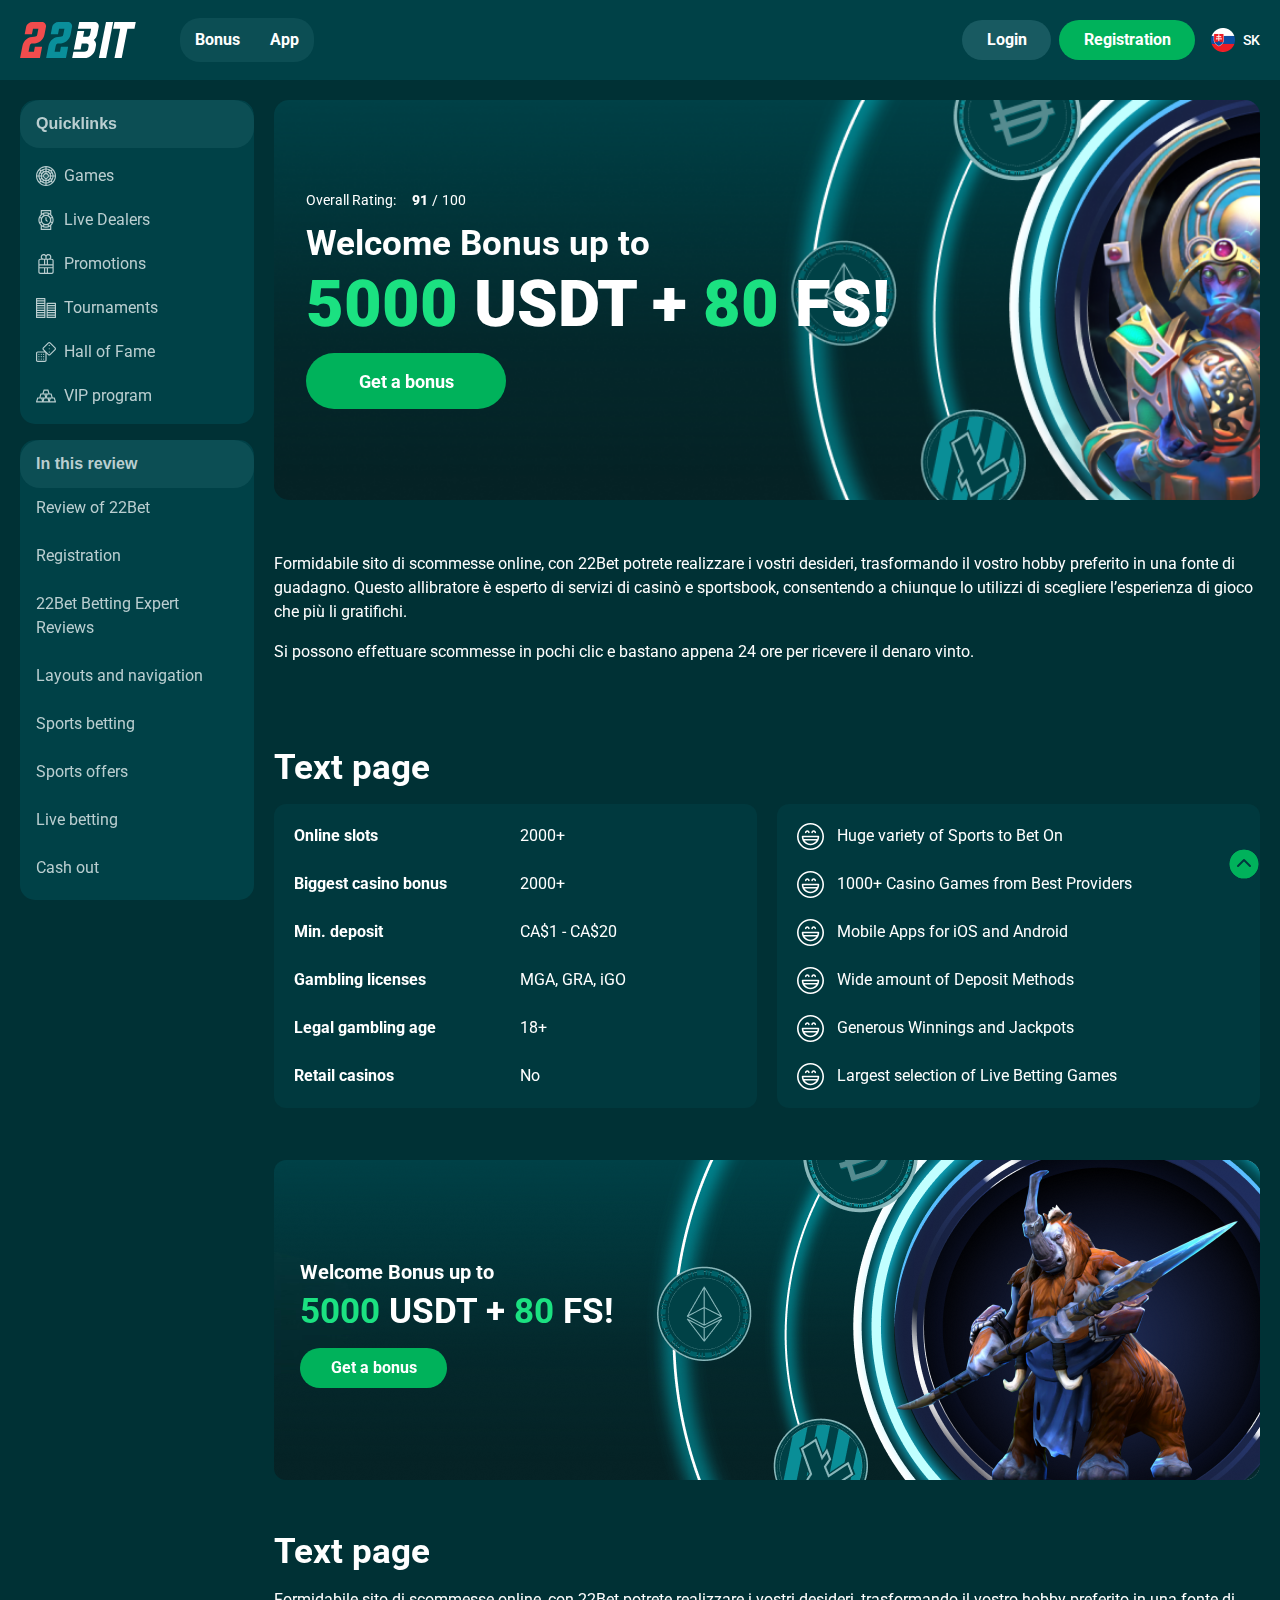
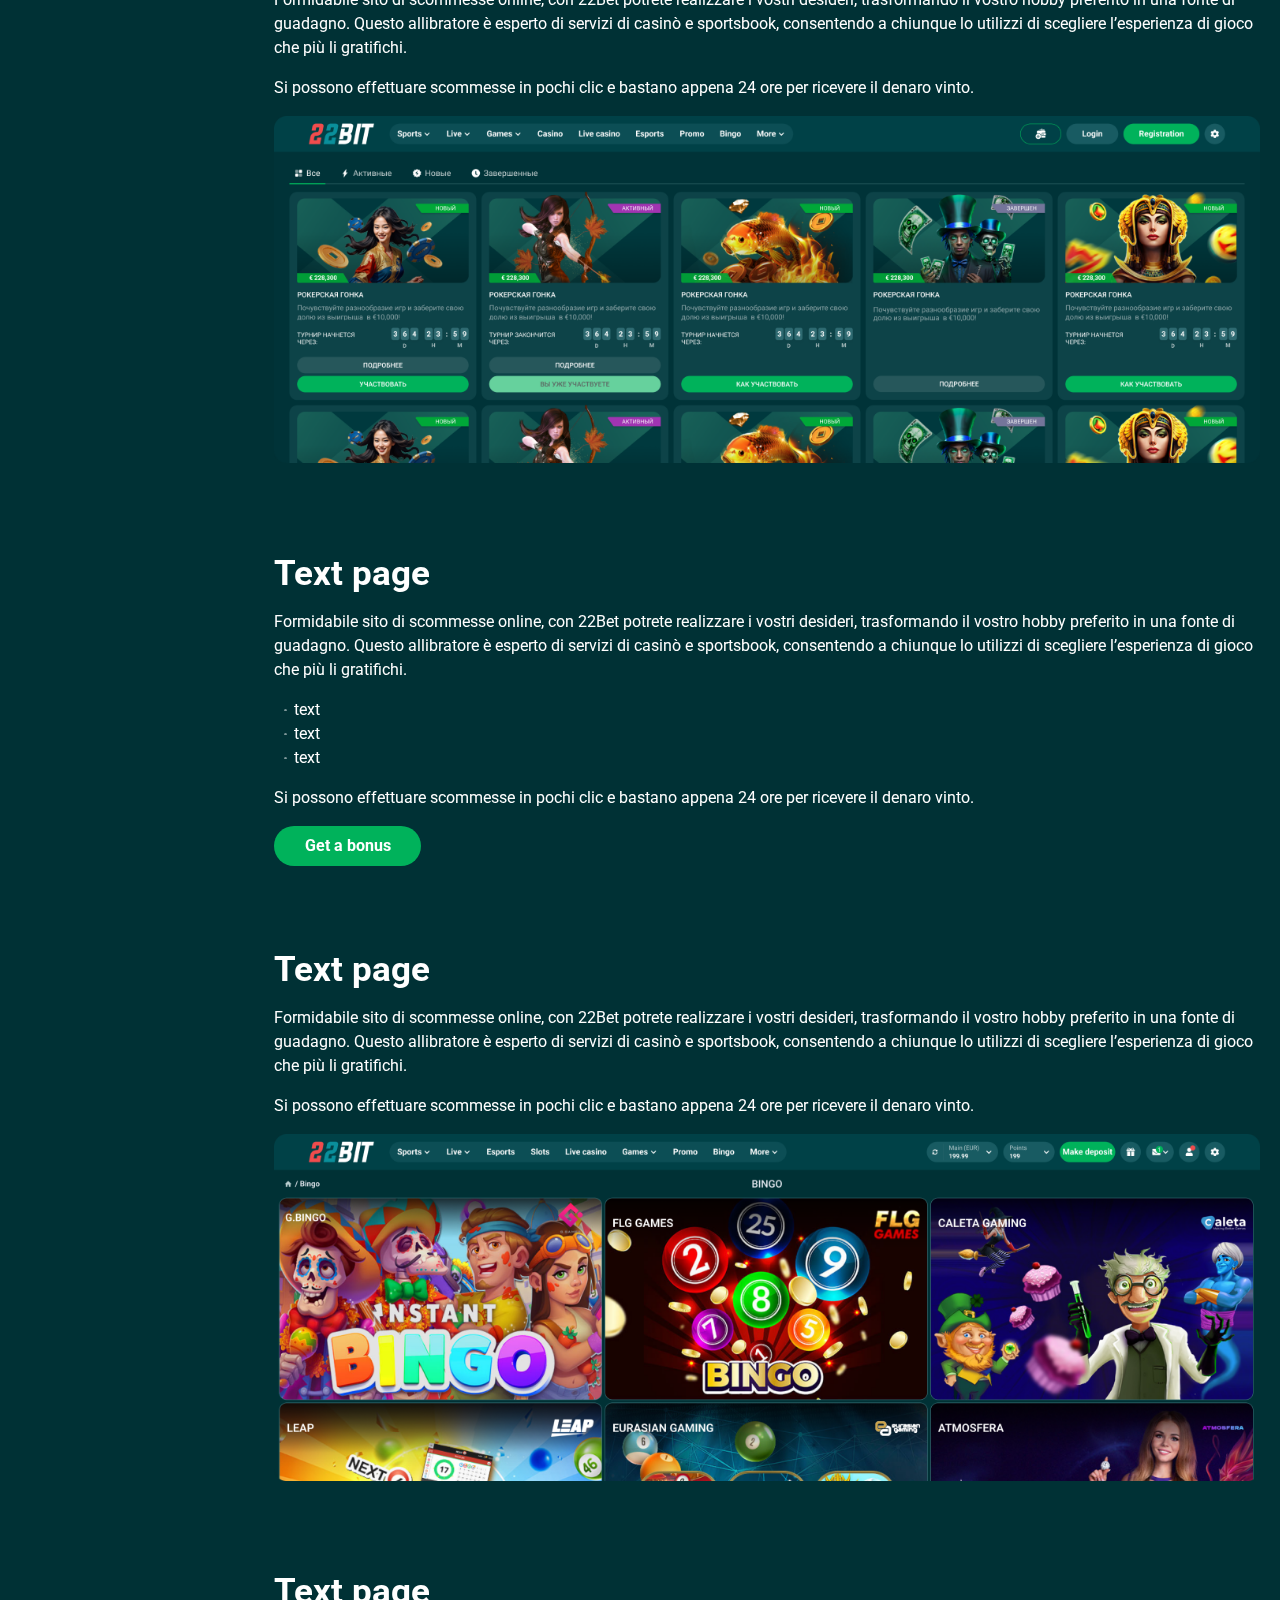
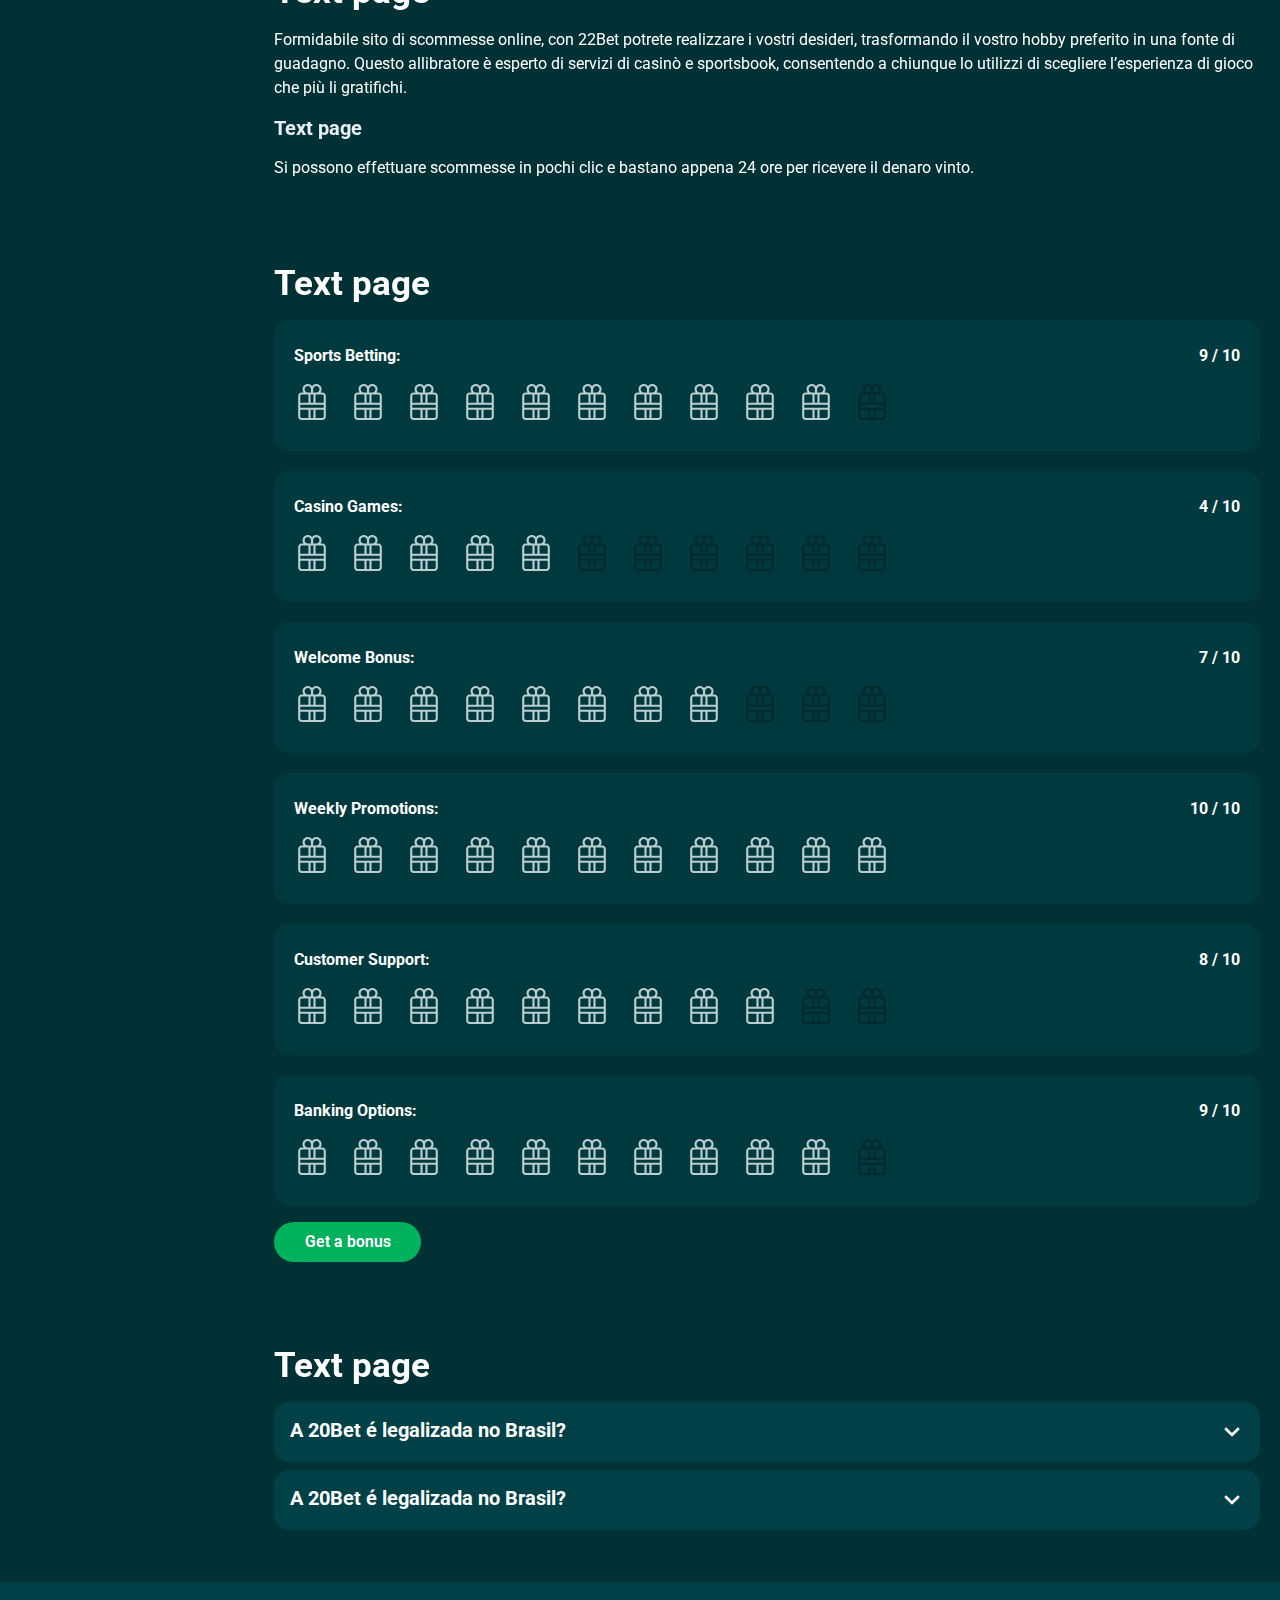
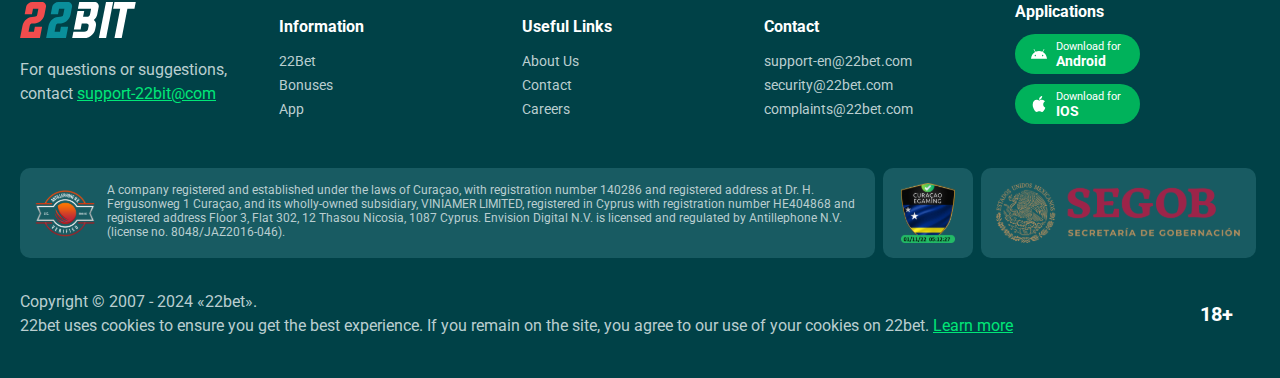
<file: index.html>
<!DOCTYPE html>
<html lang="sk">
  <head>
    <meta charset="UTF-8" />
    <meta name="viewport" content="width=device-width, initial-scale=1.0" />
    <title>Welcome Bonus up to
      5000 USDT + 80 FS!</title>
    <meta
      name="description"
      content="A 20Bet apostas online é a novidade mais relevante no mercado de apostas do Brasil"
    />
    <meta property="og:site_name" content="" />
    <meta
      property="og:title"
      content=""
    />
    <meta property="og:type" content="website" />
    <meta property="og:url" content="http://22bit.sk/" />
    <meta property="og:image" content />
    <meta property="og:image:alt" content />
    <meta property="og:locale" content="sk" />
    <meta
      property="og:description"
      content="A 20Bet apostas online é a novidade mais relevante no mercado de apostas do Brasil"
    />
    <link rel="preconnect" href="https://fonts.googleapis.com" />
    <link rel="preconnect" href="https://fonts.gstatic.com" crossorigin />
    <link
      href="https://fonts.googleapis.com/css2?family=Poppins:wght@400;500;600;700;900&family=Roboto&family=Roboto+Condensed:ital,wght@0,100..900;1,100..900&display=swap"
      rel="stylesheet"
    />
    <link rel="stylesheet" href="./css/reset.css" />
    <link rel="stylesheet" href="./css/main.css" />
    <link rel="stylesheet" href="./css/media.css" />
    <link rel="icon" href="./images/favicon.png" type="image/x-icon" />
     <script src="https://code.jquery.com/jquery-3.6.1.min.js" integrity="sha256-o88AwQnZB+VDvE9tvIXrMQaPlFFSUTR+nldQm1LuPXQ=" crossorigin="anonymous"></script>
  </head>
  <body>
    <header class="header">
      <section class="content header__content">
        <a href="#" class="logo header__logo"
          ><img src="./images/logo.svg" alt="logo" title=""
        /></a>
        <button class="header__btn-menu">
          <svg
            width="16px"
            height="16px"
            viewBox="0 0 16 16"
            xmlns="http://www.w3.org/2000/svg"
          >
            <rect y="0" width="16" height="3" rx="1.5"></rect>
            <rect y="6.5" width="16" height="3" rx="1.5"></rect>
            <rect y="13" width="16" height="3" rx="1.5"></rect>
          </svg>
        </button>
        <nav class="menu header__menu">
          <ul class="header__menu-list">
            <li><a href="#">Bonus</a></li>
            <li><a href="#">App</a></li>
            
          </ul>
          <div class="header__btn">
            <a
              href="#"
              class="header__button header__button-login header__btn-login"
              >Login
            </a>
            <a
              href="#"
              class="header__button header__button-signin header__btn-signin"
              >Registration</a
            >
          </div>
        </nav>
        <a href="#" class="header__button header__button-login">Login </a>
        <a href="#" class="header__button header__button-signin">Registration</a>

        <div class="header__language">
          <div class="header__flag-wrap">
            <a class="header__country" href="#">
              <span><img src="./images/flag.png" alt=" Flag" title /></span>
              <span>sk</span>
            </a>
          </div>
      
        </div>  


        
      </section>
    </header>
 <main class="main">
        <aside class="sidebar-wrapper">
            <section class="content sidebar">
              <nav class="menu sidebar__menu">
                <button class="sidebar__menu-button">
                  Quicklinks
                </button>
                <ul>
                  <li >
                    <a href="#" ><img class="icon-default" src="./images/sidebar/games.svg" alt=" Games"  title/>
                      Games</a>
                    
                  </li>
                  <li >
                    <a href="#" ><img class="icon-default" src="./images/sidebar/live.svg" alt="Live Dealers"  title/>
                      
                     Live Dealers</a>
                  </li>
                  <li >
                    <a href="#" > <img class="icon-default" src="./images/sidebar/promotions.svg"  alt="Promotions"  title/>
                      
                      <span>Promotions</span></a>
                  </li> 
                  <li >
                    <a href="#" ><img class="icon-default" src="./images/sidebar/tournaments.svg" alt="Live Dealers"  title/>
                      
                      Tournaments</a>
                  </li>   
                 
                  <li >
                    <a href="#" ><img class="icon-default" src="./images/sidebar/hall.svg" alt="Hall of Fame" title>
                     
                      Hall of Fame</a>
                  </li>
                  <li >
                    <a href="" ><img class="icon-default" src="./images/sidebar/vip.svg" alt="vip" title/>
                      VIP program</a>
                  </li>
                  
                </ul>
              </nav>
    
              <div class="sidebar__navigation">
                <button class="sidebar__links-button">
                  In this review 
                </button>
                <div class="sidebar__links">
                  <ul class="sidebar__links-list">
                      <li ><a  href="#" title>Review of 22Bet</a></li>
                      <li ><a  href="#" title>Registration</a></li>
                      <li ><a  href="#" title>22Bet Betting Expert Reviews</a></li>
                      <li ><a  href="#" title>Layouts and navigation</a></li>
                      <li ><a  href="#" title>Sports betting</a></li>
                      <li ><a  href="#" title>Sports offers</a></li>
                      <li ><a  href="#" title>Live betting</a></li>
                      <li ><a  href="#" title>Cash out</a></li>
                      <li ><a  href="#" title>Live stream</a></li>
                      
                  </ul>
                </div>
              </div>
            </section>
          </aside>
    
          <section class="content__wrapper">
            <section class="content hero hero__content">
              <div class="background hero__background">
                <img src="./images/main/bg-main.png" alt="hero" title />
              </div>
    
              <div class="hero__data">
                <div
                  class="hero__rating"
                  itemscope
                  itemtype="http://schema.org/Game"
                >
                  <p>Overall Rating:</p>
                  <meta itemprop="name" content="http://22bit.sk/" />
                  <span
                    itemprop="aggregateRating"
                    itemscope
                    itemtype="http://schema.org/AggregateRating"
                  >
                    <span itemprop="ratingValue"> 91 </span>
                    <span> / </span>
                    <span itemprop="bestRating"> 100 </span>
                    <meta itemprop="reviewCount" content="100" />
                  </span>
                </div>
                <h1 class="title general hero__title">
                  Welcome Bonus up to
                         <strong> <span>5000</span> USDT + <span>80</span> FS!</strong>
                </h1>
                
    
                <a href="#" class="button hero__button">Get a bonus</a>
              </div>
            </section>
            <section class="content page-nav">
              <div class="page-nav-button sidebar__links-button">
                In this review
              </div>
              <ul class="page-nav-list sidebar__links-list">
               
                <li ><a  href="#" title>Review of 22Bet</a></li>
                <li ><a  href="#" title>Registration</a></li>
                <li ><a  href="#" title>22Bet Betting Expert Reviews</a></li>
                <li ><a  href="#" title>Layouts and navigation</a></li>
                <li ><a  href="#" title>Sports betting</a></li>
                <li ><a  href="#" title>Sports offers</a></li>
                <li ><a  href="#" title>Live betting</a></li>
                <li ><a  href="#" title>Cash out</a></li>
                <li ><a  href="#" title>Live stream</a></li>
              </ul>
            </section>
            <section class="content article ">
          
                <p >
                  Formidabile sito di scommesse online, con 22Bet potrete realizzare i
                  vostri desideri, trasformando il vostro hobby preferito in una fonte
                  di guadagno. Questo allibratore è esperto di servizi di casinò e
                  sportsbook, consentendo a chiunque lo utilizzi di scegliere
                  l’esperienza di gioco che più li gratifichi.
                </p>
             
                <p >
                  Si possono effettuare scommesse in pochi clic e bastano appena 24 ore
                  per ricevere il denaro vinto.
                </p>
              </section> 
              
              <section class="content about">
                <h2 class="title high about__title">Text page</h2>
               <div class="about__content">
                <table class="about__table">
                  <tbody class="about__group">
                    
                      <tr>
                      <td>Online slots</td>
                      <td>2000+</td>
                     </tr>
                     <tr>
                      <td>Biggest casino bonus</td>
                      <td>2000+</td>
                     </tr>
                     <tr>
                      <td>Min. deposit</td>
                      <td>CA$1 - CA$20</td>
                     </tr>
                      <tr>
                        <td>Gambling licenses</td>
                        <td>MGA, GRA, iGO</td>
                      </tr>
                      <tr>
                        <td>Legal gambling age</td>
                        <td>18+</td>
                      </tr>
                      <tr>
                        <td>Retail casinos</td>
                        <td>No</td>
                      </tr>
                    
                  </tbody>
                </table>
                <div class="features__list">
                    
                  <div class="features__info">
                  <ul >
                    <li class="features__item">
                            Huge variety of Sports to Bet On
                    </li>
                    <li>
                      1000+ Casino Games from Best Providers
                    </li>
                    <li>
                      Mobile Apps for iOS and Android
                    </li>
                    <li>
                      Wide amount of Deposit Methods
                    </li>
                    <li>
                      Generous Winnings and Jackpots
                    </li>
                    <li>
                     Largest selection of Live Betting Games
                    </li>
                  </ul>
                 </div>
             
                </div>
               </div>
              </section> 
              <section class="content banner">
                <div class="background banner__background">
                  <img src="./images/main/banner-main.png" alt="banner" title />
                </div>
                <div class="banner__info">
                  <h2 class="title high banner__title-main">
                    Welcome Bonus up to  <strong> <span>5000</span> USDT + <span>80</span> FS!</strong>
                  </h2>
                 
                  <a href="#" class="button banner__button">Get a bonus</a>
                </div>
              </section>
            
             
             <section class=" content article">
                <h2 class="article__title high title">Text page</h2>
              
                <p class="">
                  Formidabile sito di scommesse online, con 22Bet potrete realizzare i
                  vostri desideri, trasformando il vostro hobby preferito in una fonte
                  di guadagno. Questo allibratore è esperto di servizi di casinò e
                  sportsbook, consentendo a chiunque lo utilizzi di scegliere
                  l’esperienza di gioco che più li gratifichi.
                </p>
               
                <p >
                  Si possono effettuare scommesse in pochi clic e bastano appena 24 ore
                  per ricevere il denaro vinto.
                </p>
                <div class="images">
                  <img
                  src="./images/main/image1-main.png"
                  alt="images" title
                  class=""
                  
                />
                </div>
              </section>
              <section class=" content article ">
                <h2 class="article__title high title">Text page</h2>
                <p >
                  Formidabile sito di scommesse online, con 22Bet potrete realizzare i
                  vostri desideri, trasformando il vostro hobby preferito in una fonte
                  di guadagno. Questo allibratore è esperto di servizi di casinò e
                  sportsbook, consentendo a chiunque lo utilizzi di scegliere
                  l’esperienza di gioco che più li gratifichi.
                </p>
                <ul>
                  <li >text</li>
                  <li >text</li>
                  <li >text</li>
                </ul>
                <p >
                  Si possono effettuare scommesse in pochi clic e bastano appena 24 ore
                  per ricevere il denaro vinto.
                </p>
               
                <a href="#" class="button  article__button">Get a bonus</a>
              </section>
              <section class=" content article">
                <h2 class="article__title high title">Text page</h2>
                
                <p class="">
                  Formidabile sito di scommesse online, con 22Bet potrete realizzare i
                  vostri desideri, trasformando il vostro hobby preferito in una fonte
                  di guadagno. Questo allibratore è esperto di servizi di casinò e
                  sportsbook, consentendo a chiunque lo utilizzi di scegliere
                  l’esperienza di gioco che più li gratifichi.
                </p>
              
                <p >
                  Si possono effettuare scommesse in pochi clic e bastano appena 24 ore
                  per ricevere il denaro vinto.
                </p>
                <div class="images">
                  <img
                  src="./images/main/image2-main.png"
                  alt="images" title
                  class=""
                  
                />
                </div>
              </section>
              <section class=" content article ">
                <h2 class="article__title high title">Text page</h2>
                <p >
                  Formidabile sito di scommesse online, con 22Bet potrete realizzare i
                  vostri desideri, trasformando il vostro hobby preferito in una fonte
                  di guadagno. Questo allibratore è esperto di servizi di casinò e
                  sportsbook, consentendo a chiunque lo utilizzi di scegliere
                  l’esperienza di gioco che più li gratifichi.
                </p>
               
               
                <h3>Text page</h3>
                
                <p >
                  Si possono effettuare scommesse in pochi clic e bastano appena 24 ore
                  per ricevere il denaro vinto.
                </p>
               
              </section>
             <section class="content ratings ">
                <h2 class="ratings__title title high">
                  Text page
                </h2>
                
          <div class="ratings__content">
           
             <ul class="ratings__list">
              <li>
               
                <div  class="ratings__info">
                  <span class="ratings__data">
                    <span>9</span>
                    <span>/</span>
                    <span>10</span>
                  </span>
                 
                  <p>Sports betting:</p>
              
                </div>
                <div class="ratings__img">
                  <img src="./images/main/ratings-icon.svg" alt="ratings" title>
                  <img src="./images/main/ratings-icon.svg" alt="ratings" title>
                  <img src="./images/main/ratings-icon.svg" alt="ratings" title>
                  <img src="./images/main/ratings-icon.svg" alt="ratings" title>
                  <img src="./images/main/ratings-icon.svg" alt="ratings" title>
                  <img src="./images/main/ratings-icon.svg" alt="ratings" title>
                  <img src="./images/main/ratings-icon.svg" alt="ratings" title>
                  <img src="./images/main/ratings-icon.svg" alt="ratings" title>
                  <img src="./images/main/ratings-icon.svg" alt="ratings" title>
                  <img src="./images/main/ratings-icon.svg" alt="ratings" title>
                  <img src="./images/main/ratings-icon-grey.svg" alt="ratings" title>
                </div>
              </li>
              <li>
                
                <div class="ratings__info">
                  <span class="ratings__data">
                    <span>4</span>
                    <span>/</span>
                    <span>10</span>
                  </span>
                  
                  <p>Casino Games:
                  </p>
                  
                </div>
                <div class="ratings__img">
                  <img src="./images/main/ratings-icon.svg" alt="ratings" title>
                  <img src="./images/main/ratings-icon.svg" alt="ratings" title>
                  <img src="./images/main/ratings-icon.svg" alt="ratings" title>
                  <img src="./images/main/ratings-icon.svg" alt="ratings" title>
                  <img src="./images/main/ratings-icon.svg" alt="ratings" title>
                  <img src="./images/main/ratings-icon-grey.svg" alt="ratings" title>
                  <img src="./images/main/ratings-icon-grey.svg" alt="ratings" title>
                  <img src="./images/main/ratings-icon-grey.svg" alt="ratings" title>
                  <img src="./images/main/ratings-icon-grey.svg" alt="ratings" title>
                  <img src="./images/main/ratings-icon-grey.svg" alt="ratings" title>
                  <img src="./images/main/ratings-icon-grey.svg" alt="ratings" title>
                </div>
              </li>
              <li>
                
                <div class="ratings__info">
                  <span class="ratings__data">
                    <span>7</span>
                    <span>/</span>
                    <span>10</span>
                  </span>
                 
                  <p>Welcome Bonus:
                    </p>
                  
                </div>
                <div class="ratings__img">
                  <img src="./images/main/ratings-icon.svg" alt="ratings" title>
                  <img src="./images/main/ratings-icon.svg" alt="ratings" title>
                  <img src="./images/main/ratings-icon.svg" alt="ratings" title>
                  <img src="./images/main/ratings-icon.svg" alt="ratings" title>
                  <img src="./images/main/ratings-icon.svg" alt="ratings" title>
                  <img src="./images/main/ratings-icon.svg" alt="ratings" title>
                  <img src="./images/main/ratings-icon.svg" alt="ratings" title>
                  <img src="./images/main/ratings-icon.svg" alt="ratings" title>
                  <img src="./images/main/ratings-icon-grey.svg" alt="ratings" title>
                  <img src="./images/main/ratings-icon-grey.svg" alt="ratings" title>
                  <img src="./images/main/ratings-icon-grey.svg" alt="ratings" title>
                </div>
            </li>
            <li>
              
              <div class="ratings__info">
                <span class="ratings__data">
                  <span>10</span>
                  <span>/</span>
                  <span>10</span>
                </span>
                
                <p>Weekly Promotions:</p>
                
              </div>
              <div class="ratings__img">
                <img src="./images/main/ratings-icon.svg" alt="ratings" title>
                <img src="./images/main/ratings-icon.svg" alt="ratings" title>
                <img src="./images/main/ratings-icon.svg" alt="ratings" title>
                <img src="./images/main/ratings-icon.svg" alt="ratings" title>
                <img src="./images/main/ratings-icon.svg" alt="ratings" title>
                <img src="./images/main/ratings-icon.svg" alt="ratings" title>
                <img src="./images/main/ratings-icon.svg" alt="ratings" title>
                <img src="./images/main/ratings-icon.svg" alt="ratings" title>
                <img src="./images/main/ratings-icon.svg" alt="ratings" title>
                <img src="./images/main/ratings-icon.svg" alt="ratings" title>
                <img src="./images/main/ratings-icon.svg" alt="ratings" title>
              </div>
             
            </li>
              <li>
                
                <div class="ratings__info">
                  <span class="ratings__data">
                    <span>8</span>
                    <span>/</span>
                    <span>10</span>
                  </span>
                
                  <p>Customer Support:</p>
                  
                </div>
                <div class="ratings__img">
                  <img src="./images/main/ratings-icon.svg" alt="ratings" title>
                  <img src="./images/main/ratings-icon.svg" alt="ratings" title>
                  <img src="./images/main/ratings-icon.svg" alt="ratings" title>
                  <img src="./images/main/ratings-icon.svg" alt="ratings" title>
                  <img src="./images/main/ratings-icon.svg" alt="ratings" title>
                  <img src="./images/main/ratings-icon.svg" alt="ratings" title>
                  <img src="./images/main/ratings-icon.svg" alt="ratings" title>
                  <img src="./images/main/ratings-icon.svg" alt="ratings" title>
                  <img src="./images/main/ratings-icon.svg" alt="ratings" title>
                  <img src="./images/main/ratings-icon-grey.svg" alt="ratings" title>
                  <img src="./images/main/ratings-icon-grey.svg" alt="ratings" title>
                </div>
              </li>
            </li>
            <li>
              
              <div class="ratings__info">
                <span class="ratings__data">
                  <span>9</span>
                  <span>/</span>
                  <span>10</span>
                </span>
              
                <p>Banking Options:</p>
                
              </div>
              <div class="ratings__img">
                <img src="./images/main/ratings-icon.svg" alt="ratings" title>
                <img src="./images/main/ratings-icon.svg" alt="ratings" title>
                <img src="./images/main/ratings-icon.svg" alt="ratings" title>
                <img src="./images/main/ratings-icon.svg" alt="ratings" title>
                <img src="./images/main/ratings-icon.svg" alt="ratings" title>
                <img src="./images/main/ratings-icon.svg" alt="ratings" title>
                <img src="./images/main/ratings-icon.svg" alt="ratings" title>
                <img src="./images/main/ratings-icon.svg" alt="ratings" title>
                <img src="./images/main/ratings-icon.svg" alt="ratings" title>
                <img src="./images/main/ratings-icon.svg" alt="ratings" title>
                <img src="./images/main/ratings-icon-grey.svg" alt="ratings" title>
              </div>
            </li>
          
            </ul> 
           
            
          </div>
            
              <a href="#" class="button ratings__button">Get a bonus</a>
              </section>
               <section class="content faq ">
                <h2 class="title high faq__title ">Text page</h2>
                <ul class="faq__list " itemscope itemtype="https://schema.org/FAQPage">
                  <li class="faq__item"  itemscope itemprop="mainEntity" itemtype="https://schema.org/Question">
                    <h3 class="title medium faq__subtitle js-button-expander"  itemprop="name">A 20Bet é legalizada no Brasil?
                     </h3>
                    <div  class="faq__answer js-expand-content" itemscope  itemprop="acceptedAnswer" itemtype="https://schema.org/Answer">
                      <p  itemprop="text">
                        O pacote especial para novos usuários da 20Bet paga 100% sobre o primeiro depósito, com limite de 600 BRL.
                    </div>
                  </li>
                  <li class="faq__item"  itemscope itemprop="mainEntity" itemtype="https://schema.org/Question">
                    <h3 class="title medium faq__subtitle js-button-expander"  itemprop="name">A 20Bet é legalizada no Brasil?</h3>
                    <div class="faq__answer js-expand-content" itemscope  itemprop="acceptedAnswer" itemtype="https://schema.org/Answer">
                      <p  itemprop="text">
                        O pacote especial para novos usuários da 20Bet paga 100% sobre o primeiro depósito, com limite de 600 BRL.
                      </p>
                    </div>
                  </li> 
                   
                  
                </ul>
              </section> 
              <div class=""  onclick="scrollToTop()">
                <button class="main__arrow" id="scrollToTopBtn"></button>
              </div> 
          </section>
    
    </main> 
    <footer class="footer">
      <section class="content footer__content">
       
        <div class="footer__wrapper">
          <div class="footer__logo-wrap">
            <a href="./index.html" class="logo footer__logo"
          ><img src="./images/logo.svg" alt="logo" title=""
        /></a>
        <p>For questions or suggestions, contact <a href="#" class="footer__link">support-22bit@com</a></p>
          </div>
          <ul class="footer__menu">
            <li>
              <div>Information</div>
              <ul class="footer__info">
                <li><a href="#">22Bet
                </a></li>
                <li><a href="#">Bonuses</a></li>
                <li><a href="#">App</a></li>
               
              </ul>
            </li>
            
            <li>
              <div>Useful Links</div>
              <ul class="footer__info">
                <li><a href="#">About Us</a></li>
                <li><a href="#">Contact</a></li>
                <li><a href="#">Careers</a></li>
                
              </ul>
            </li>
            <li>
              <div>Contact</div>
              <ul class="footer__info">
                <li><a href="mailto:support-en@22bet.com">support-en@22bet.com</a></li>
                <li><a href="mailto:security@22bet.com">security@22bet.com</a></li>
                <li><a href="mailto:complaints@22bet.com">complaints@22bet.com</a></li>
              </ul>
            </li>
           
          </ul>
          <div class="footer__wrapp">
            
            <div >
              Applications
            </div>
            <div class="footer__btn">
              <a href="#" class="button footer__button">Download for
                 <span>Android</span></a>
                 <a href="#" class="button footer__button">Download for
                  <span>IOS</span></a>
            </div>
           
          </div>
         </div>
       <div class="footer__content-desc">
<div class="footer__desc">
  <img src="./images/footer-frame1.svg" alt="image" title>
<p>A company registered and established under the laws of Curaçao, with registration number 140286 and registered address at Dr. H. Fergusonweg 1 Curaçao, and its wholly-owned subsidiary, VINIAMER LIMITED, registered in Cyprus with registration number HE404868 and registered address Floor 3, Flat 302, 12 Thasou Nicosia, 1087 Cyprus. Envision Digital N.V. is licensed and regulated by Antillephone N.V. (license no. 8048/JAZ2016-046).</p>
</div>
<div class="footer__img-wrap">
  <img class="footer__desc-img" src="./images/footer-frame2.svg" alt="image" title>
<img class="footer__desc-img" src="./images/footer-frame3.svg" alt="image" title>
</div>
       </div>
        
       <div class="footer__wrapper-content">
        <div class="footer__informations">
         
          <p>
            Copyright &copy; 2007 - 2024 «22bet».
          </p>
          <p>22bet uses cookies to ensure you get the best experience. If you remain on the site, you agree to our use of your cookies on 22bet. <a href="#" class="footer__link"> Learn more</a></p>
        </div>
        
          
          <p class="footer__age">
           18+
          </p>
         
        </div>
      </section>
    </footer>
    <script src="./js/sidebar.js" defer></script>
    <script src="./js/arrowUp.js" defer></script>
    <script src="./js/expander.js" defer></script>
    <script src="./js/mobile-menu.js" defer></script>
   
  </body>
</html>
</file>
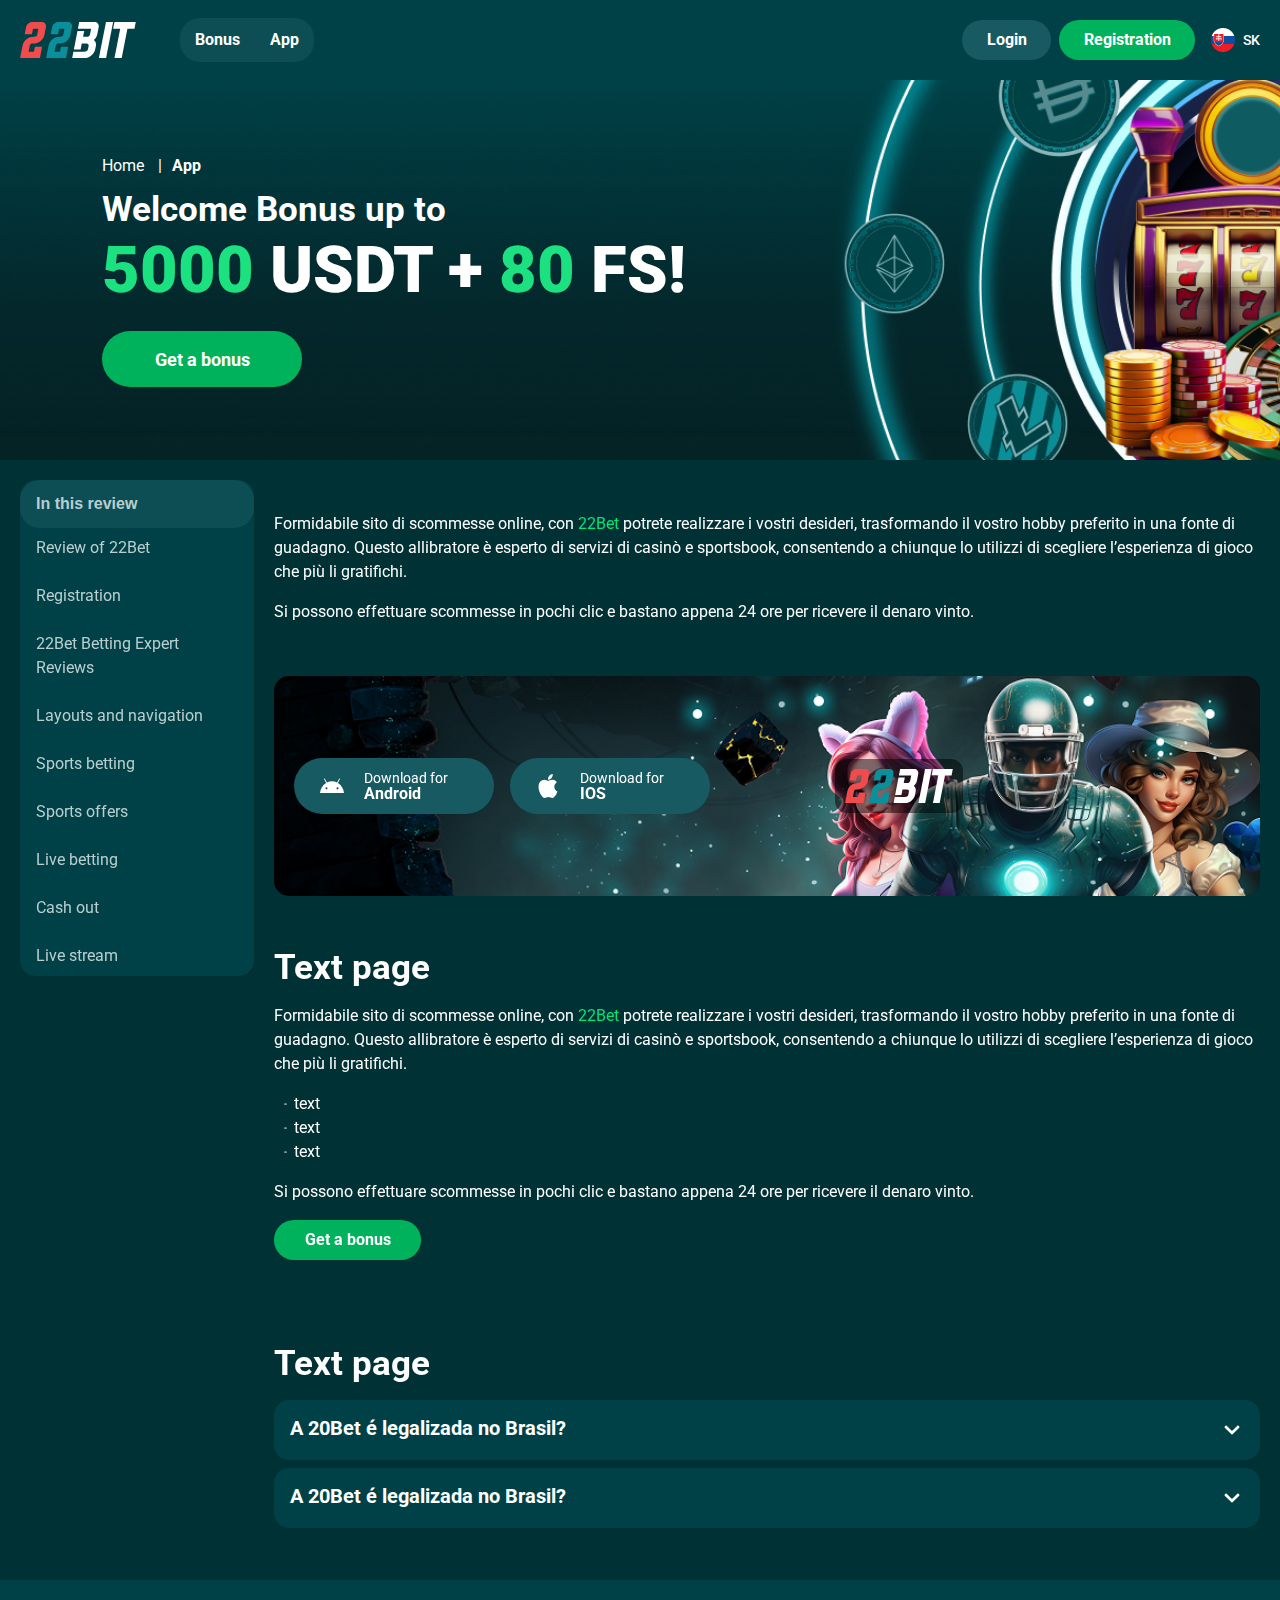
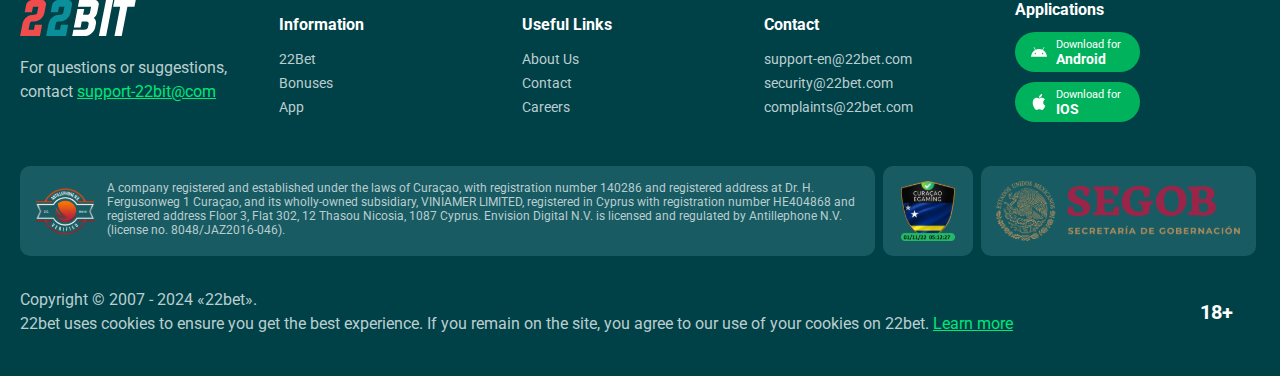
<file: app.html>
<!DOCTYPE html>
<html lang="sk">
  <head>
    <meta charset="UTF-8" />
    <meta name="viewport" content="width=device-width, initial-scale=1.0" />
    <title>Welcome Bonus up to 5000 USDT + 80 FS!</title>
    <meta
      name="description"
      content="A 20Bet apostas online é a novidade mais relevante no mercado de apostas do Brasil"
    />
    <meta property="og:site_name" content="" />
    <meta property="og:title" content="" />
    <meta property="og:type" content="website" />
    <meta property="og:url" content="http://22bit.sk/" />
    <meta property="og:image" content />
    <meta property="og:image:alt" content />
    <meta property="og:locale" content="sk" />
    <meta
      property="og:description"
      content="A 20Bet apostas online é a novidade mais relevante no mercado de apostas do Brasil."
    />
    <link rel="preconnect" href="https://fonts.googleapis.com" />
    <link rel="preconnect" href="https://fonts.gstatic.com" crossorigin />
    <link
      href="https://fonts.googleapis.com/css2?family=Poppins:wght@400;500;600;700;900&family=Roboto&family=Roboto+Condensed:ital,wght@0,100..900;1,100..900&display=swap"
      rel="stylesheet"
    />
    <link rel="stylesheet" href="./css/reset.css" />
    <link rel="stylesheet" href="./css/main.css" />
    <link rel="stylesheet" href="./css/media.css" />
    <link rel="icon" href="./images/favicon.png" type="image/x-icon" />
    <script
      src="https://code.jquery.com/jquery-3.6.1.min.js"
      integrity="sha256-o88AwQnZB+VDvE9tvIXrMQaPlFFSUTR+nldQm1LuPXQ="
      crossorigin="anonymous"
    ></script>
  </head>
  <body>
    <header class="header">
      <section class="content header__content">
        <a href="#" class="logo header__logo"
          ><img src="./images/logo.svg" alt="logo" title=""
        /></a>
        <button class="header__btn-menu">
          <svg
            width="16px"
            height="16px"
            viewBox="0 0 16 16"
            xmlns="http://www.w3.org/2000/svg"
          >
            <rect y="0" width="16" height="3" rx="1.5"></rect>
            <rect y="6.5" width="16" height="3" rx="1.5"></rect>
            <rect y="13" width="16" height="3" rx="1.5"></rect>
          </svg>
        </button>
        <nav class="menu header__menu">
          <ul class="header__menu-list">
            <li><a href="#">Bonus</a></li>
            <li><a href="#">App</a></li>
          </ul>
          <div class="header__btn">
            <a
              href="#"
              class="header__button header__button-login header__btn-login"
              >Login
            </a>
            <a
              href="#"
              class="header__button header__button-signin header__btn-signin"
              >Registration</a
            >
          </div>
        </nav>
        <a href="#" class="header__button header__button-login">Login </a>
        <a href="#" class="header__button header__button-signin"
          >Registration</a
        >

        <div class="header__language">
          <div class="header__flag-wrap">
            <a class="header__country" href="#">
              <span><img src="./images/flag.png" alt=" Flag" title /></span>
              <span>sk</span>
            </a>
          </div>
         
        </div>
      </section>
    </header>
    <section class=" hero hero__app">
      <div class="background hero__background hero__background-page">
        <img src="./images/app/bg-app.png" alt="hero" title />
      </div>

      <div class="hero__data hero__data-app hero__data-page">
        <ul
          class="breadcrumbs"
          itemscope
          itemtype="https://schema.org/BreadcrumbList"
        >
          <li
            itemprop="itemListElement"
            itemscope
            itemtype="https://schema.org/ListItem"
          >
            <a href="#" itemprop="item">
              <span itemprop="name">Home</span></a
            >
            <meta itemprop="position" content="1" />
          </li>
          <li
            itemprop="itemListElement"
            itemscope
            itemtype="https://schema.org/ListItem"
          >
            <a href="#" itemprop="item">
              <span itemprop="name">App</span></a
            >
            <meta itemprop="position" content="2" />
          </li>
        </ul>
        <h1 class="title general hero__title hero__title-page">
          Welcome Bonus up to
          <strong><span>5000</span> USDT + <span>80</span> FS!</strong>
        </h1>

        <a href="#" class="button hero__button hero__button-bonus"
          >Get a bonus</a
        >
      </div>
    </section>
    <main class="main main-page">
      <aside class="sidebar-wrapper">
        <section class="content sidebar">
         
          <div class="sidebar__navigation">
            <button class="sidebar__links-button">In this review</button>
            <div class="sidebar__links">
              <ul class="sidebar__links-list">
                <li><a href="#" title>Review of 22Bet</a></li>
                <li><a href="#" title>Registration</a></li>
                <li><a href="#" title>22Bet Betting Expert Reviews</a></li>
                <li><a href="#" title>Layouts and navigation</a></li>
                <li><a href="#" title>Sports betting</a></li>
                <li><a href="#" title>Sports offers</a></li>
                <li><a href="#" title>Live betting</a></li>
                <li><a href="#" title>Cash out</a></li>
                <li><a href="#" title>Live stream</a></li>
              </ul>
            </div>
          </div>
        </section>
      </aside>

      <section class="content__wrapper">
      
        <section class="content page-nav">
          <div class="page-nav-button sidebar__links-button">In this review</div>
          <ul class="page-nav-list sidebar__links-list">
            <li><a href="#" title>Review of 22Bet</a></li>
            <li><a href="#" title>Registration</a></li>
            <li><a href="#" title>22Bet Betting Expert Reviews</a></li>
            <li><a href="#" title>Layouts and navigation</a></li>
            <li><a href="#" title>Sports betting</a></li>
            <li><a href="#" title>Sports offers</a></li>
            <li><a href="#" title>Live betting</a></li>
            <li><a href="#" title>Cash out</a></li>
            <li><a href="#" title>Live stream</a></li>
          </ul>
        </section>
        <section class="content article">
         
          <p>
            Formidabile sito di scommesse online, con
            <a href="#" class="article__link">22Bet</a> potrete realizzare i
            vostri desideri, trasformando il vostro hobby preferito in una fonte
            di guadagno. Questo allibratore è esperto di servizi di casinò e
            sportsbook, consentendo a chiunque lo utilizzi di scegliere
            l’esperienza di gioco che più li gratifichi.
          </p>
          <p>
            Si possono effettuare scommesse in pochi clic e bastano appena 24
            ore per ricevere il denaro vinto.
          </p>
         
        </section>
        <section class="content  banner__app">
          <div class="background banner__background-app">
            <img class="background-app" src="./images/app/banner-app.png" alt="banner" title />
          </div>
          <div class="banner__content banner__content-app">
           
                <a href="#" class="banner__btn banner__btn-android"
                > Download for
                <span>Android
                </span></a>
                
              
              <a href="#" class="banner__btn banner__btn-app">
                Download for
                <span>IOS
                </span></a>
            </div>
            <a href="#" class="logo banner__logo"
            ><img src="./images/logo.svg" alt="logo" title=""
          /></a>
        
        </section>
        <section class="content article">
          <h2 class="article__title high title">Text page</h2>
          <p>
            Formidabile sito di scommesse online, con  <a href="#" class="article__link">22Bet</a> potrete realizzare i
            vostri desideri, trasformando il vostro hobby preferito in una fonte
            di guadagno. Questo allibratore è esperto di servizi di casinò e
            sportsbook, consentendo a chiunque lo utilizzi di scegliere
            l’esperienza di gioco che più li gratifichi.
          </p>

          <ul>
            <li>text</li>
            <li>text</li>
            <li>text</li>
          </ul>
          <p>
            Si possono effettuare scommesse in pochi clic e bastano appena 24
            ore per ricevere il denaro vinto.
          </p>

          <a href="#" class="button article__button">Get a bonus</a>
        </section>
        <section class="content faq">
          <h2 class="title high faq__title">Text page</h2>
          <ul class="faq__list" itemscope itemtype="https://schema.org/FAQPage">
            <li
              class="faq__item"
              itemscope
              itemprop="mainEntity"
              itemtype="https://schema.org/Question"
            >
              <h3
                class="title medium faq__subtitle js-button-expander"
                itemprop="name"
              >
                A 20Bet é legalizada no Brasil?
              </h3>
              <div
                class="faq__answer js-expand-content"
                itemscope
                itemprop="acceptedAnswer"
                itemtype="https://schema.org/Answer"
              >
                <p itemprop="text">
                  O pacote especial para novos usuários da 20Bet paga 100% sobre o primeiro depósito, com limite de 600 BRL.
                </p>
              </div>
            </li>
            <li
              class="faq__item"
              itemscope
              itemprop="mainEntity"
              itemtype="https://schema.org/Question"
            >
              <h3
                class="title medium faq__subtitle js-button-expander"
                itemprop="name"
              >
                A 20Bet é legalizada no Brasil?
              </h3>
              <div
                class="faq__answer js-expand-content"
                itemscope
                itemprop="acceptedAnswer"
                itemtype="https://schema.org/Answer"
              >
                <p itemprop="text">
                  O pacote especial para novos usuários da 20Bet paga 100% sobre o primeiro depósito, com limite de 600 BRL.
                </p>
              </div>
            </li>
           
          </ul>
        </section>
      </section>
    </main>
    <footer class="footer">
      <section class="content footer__content">
       
        <div class="footer__wrapper">
          <div class="footer__logo-wrap">
            <a href="./index.html" class="logo footer__logo"
          ><img src="./images/logo.svg" alt="logo" title=""
        /></a>
        <p>For questions or suggestions, contact <a href="#" class="footer__link">support-22bit@com</a></p>
          </div>
          <ul class="footer__menu">
            <li>
              <div>Information</div>
              <ul class="footer__info">
                <li><a href="#">22Bet
                </a></li>
                <li><a href="#">Bonuses</a></li>
                <li><a href="#">App</a></li>
               
              </ul>
            </li>
            
            <li>
              <div>Useful Links</div>
              <ul class="footer__info">
                <li><a href="#">About Us</a></li>
                <li><a href="#">Contact</a></li>
                <li><a href="#">Careers</a></li>
                
              </ul>
            </li>
            <li>
              <div>Contact</div>
              <ul class="footer__info">
                <li><a href="mailto:support-en@22bet.com">support-en@22bet.com</a></li>
                <li><a href="mailto:security@22bet.com">security@22bet.com</a></li>
                <li><a href="mailto:complaints@22bet.com">complaints@22bet.com</a></li>
              </ul>
            </li>
           
          </ul>
          <div class="footer__wrapp">
            
            <div >
              Applications
            </div>
            <div class="footer__btn">
              <a href="#" class="button footer__button">Download for
                 <span>Android</span></a>
                 <a href="#" class="button footer__button">Download for
                  <span>IOS</span></a>
            </div>
           
          </div>
         </div>
       <div class="footer__content-desc">
<div class="footer__desc">
  <img src="./images/footer-frame1.svg" alt="image" title>
<p>A company registered and established under the laws of Curaçao, with registration number 140286 and registered address at Dr. H. Fergusonweg 1 Curaçao, and its wholly-owned subsidiary, VINIAMER LIMITED, registered in Cyprus with registration number HE404868 and registered address Floor 3, Flat 302, 12 Thasou Nicosia, 1087 Cyprus. Envision Digital N.V. is licensed and regulated by Antillephone N.V. (license no. 8048/JAZ2016-046).</p>
</div>
<div class="footer__img-wrap">
  <img class="footer__desc-img" src="./images/footer-frame2.svg" alt="image" title>
<img class="footer__desc-img" src="./images/footer-frame3.svg" alt="image" title>
</div>
       </div>
        
       <div class="footer__wrapper-content">
        <div class="footer__informations">
         
          <p>
            Copyright &copy; 2007 - 2024 «22bet».
          </p>
          <p>22bet uses cookies to ensure you get the best experience. If you remain on the site, you agree to our use of your cookies on 22bet. <a href="#" class="footer__link"> Learn more</a></p>
        </div>
        
          
          <p class="footer__age">
           18+
          </p>
         
        </div>
      </section>
    </footer>
    <script src="./js/sidebar.js" defer></script>
    <script src="./js/expander.js" defer></script>
    <script src="./js/mobile-menu.js" defer></script>
   
  </body>
</html>
</file>
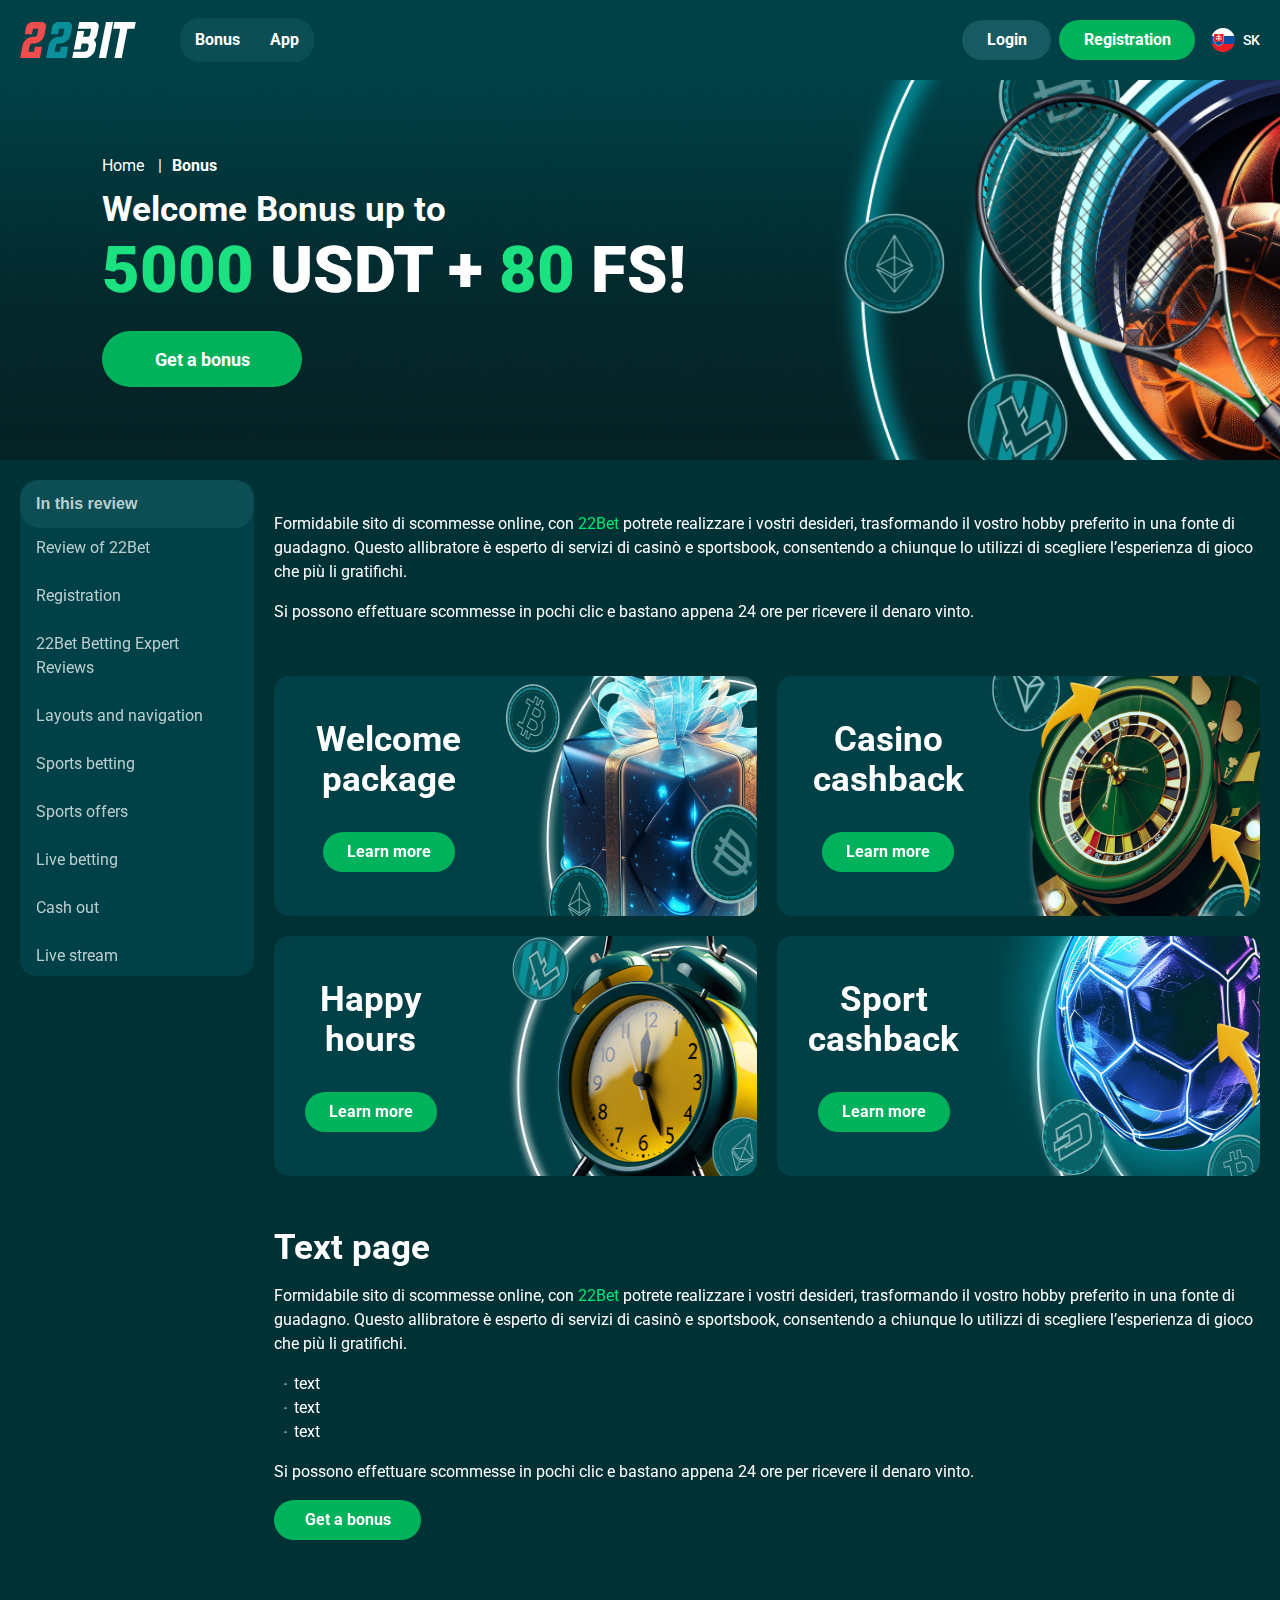
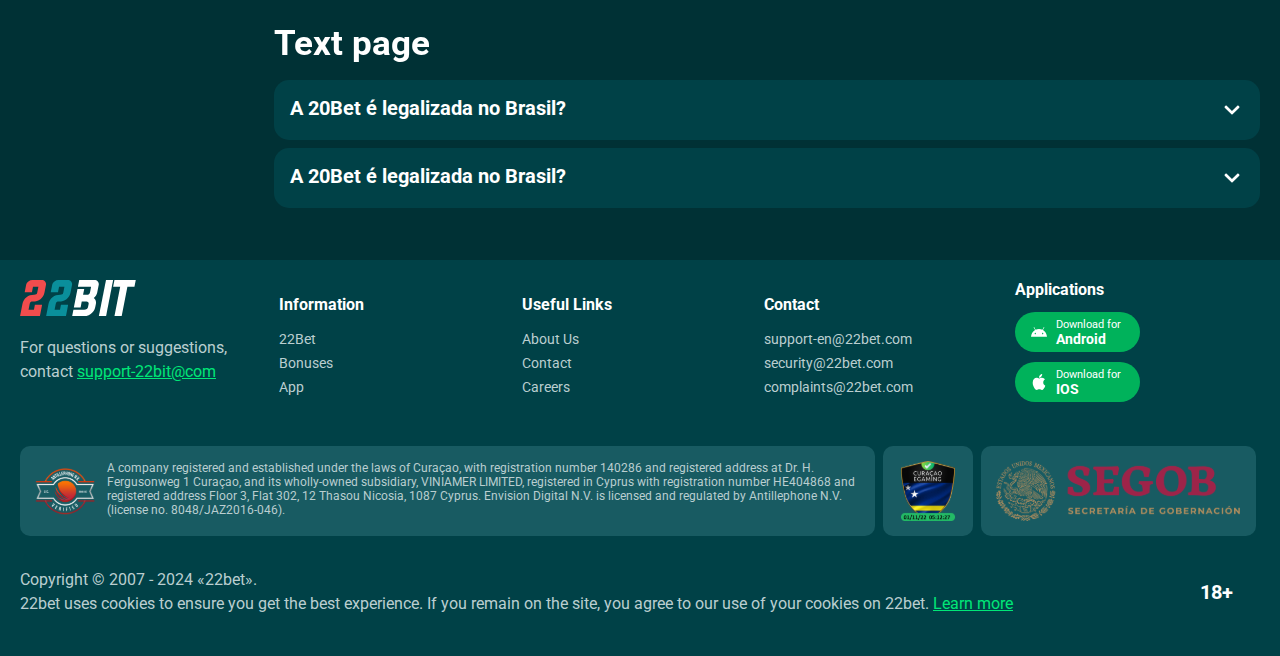
<file: bonus.html>
<!DOCTYPE html>
<html lang="sk">
  <head>
    <meta charset="UTF-8" />
    <meta name="viewport" content="width=device-width, initial-scale=1.0" />
    <title>Welcome Bonus up to 5000 USDT + 80 FS!</title>
    <meta
      name="description"
      content="A 20Bet apostas online é a novidade mais relevante no mercado de apostas do Brasil"
    />
    <meta property="og:site_name" content="" />
    <meta property="og:title" content="" />
    <meta property="og:type" content="website" />
    <meta property="og:url" content="http://22bit.sk/" />
    <meta property="og:image" content />
    <meta property="og:image:alt" content />
    <meta property="og:locale" content="sk" />
    <meta
      property="og:description"
      content="A 20Bet apostas online é a novidade mais relevante no mercado de apostas do Brasil"
    />
    <link rel="preconnect" href="https://fonts.googleapis.com" />
    <link rel="preconnect" href="https://fonts.gstatic.com" crossorigin />
    <link
      href="https://fonts.googleapis.com/css2?family=Poppins:wght@400;500;600;700;900&family=Roboto&family=Roboto+Condensed:ital,wght@0,100..900;1,100..900&display=swap"
      rel="stylesheet"
    />
    <link rel="stylesheet" href="./css/reset.css" />
    <link rel="stylesheet" href="./css/main.css" />
    <link rel="stylesheet" href="./css/media.css" />
    <link rel="icon" href="./images/favicon.png" type="image/x-icon" />
    <script
      src="https://code.jquery.com/jquery-3.6.1.min.js"
      integrity="sha256-o88AwQnZB+VDvE9tvIXrMQaPlFFSUTR+nldQm1LuPXQ="
      crossorigin="anonymous"
    ></script>
  </head>
  <body>
    <header class="header">
      <section class="content header__content">
        <a href="#" class="logo header__logo"
          ><img src="./images/logo.svg" alt="logo" title=""
        /></a>
        <button class="header__btn-menu">
          <svg
            width="16px"
            height="16px"
            viewBox="0 0 16 16"
            xmlns="http://www.w3.org/2000/svg"
          >
            <rect y="0" width="16" height="3" rx="1.5"></rect>
            <rect y="6.5" width="16" height="3" rx="1.5"></rect>
            <rect y="13" width="16" height="3" rx="1.5"></rect>
          </svg>
        </button>
        <nav class="menu header__menu">
          <ul class="header__menu-list">
            <li><a href="#">Bonus</a></li>
            <li><a href="#">App</a></li>
          </ul>
          <div class="header__btn">
            <a
              href="#"
              class="header__button header__button-login header__btn-login"
              >Login
            </a>
            <a
              href="#"
              class="header__button header__button-signin header__btn-signin"
              >Registration</a
            >
          </div>
        </nav>
        <a href="#" class="header__button header__button-login">Login </a>
        <a href="#" class="header__button header__button-signin"
          >Registration</a
        >

        <div class="header__language">
          <div class="header__flag-wrap">
            <a class="header__country" href="#">
              <span><img src="./images/flag.png" alt=" Flag" title /></span>
              <span>sk</span>
            </a>
          </div>
         
        </div>
      </section>
    </header>
    <section class=" hero hero__bonus">
      <div class="background hero__background hero__background-page">
        <img src="./images/bonus/bg-bonus.png" alt="hero" title />
      </div>

      <div class="hero__data hero__data-bonus hero__data-page">
        <ul
          class="breadcrumbs"
          itemscope
          itemtype="https://schema.org/BreadcrumbList"
        >
          <li
            itemprop="itemListElement"
            itemscope
            itemtype="https://schema.org/ListItem"
          >
            <a href="#" itemprop="item">
              <span itemprop="name">Home</span></a
            >
            <meta itemprop="position" content="1" />
          </li>
          <li
            itemprop="itemListElement"
            itemscope
            itemtype="https://schema.org/ListItem"
          >
            <a href="#" itemprop="item">
              <span itemprop="name">Bonus</span></a
            >
            <meta itemprop="position" content="2" />
          </li>
        </ul>
        <h1 class="title general hero__title hero__title-page">
          Welcome Bonus up to
          <strong> <span>5000</span> USDT + <span>80</span> FS!</strong>
        </h1>

        <a href="#" class="button hero__button hero__button-bonus"
          >Get a bonus</a
        >
      </div>
    </section>
    <main class="main main-page">
      <aside class="sidebar-wrapper">
        <section class="content sidebar">
         
          <div class="sidebar__navigation">
            <button class="sidebar__links-button">In this review</button>
            <div class="sidebar__links">
              <ul class="sidebar__links-list">
                <li><a href="#" title>Review of 22Bet</a></li>
                <li><a href="#" title>Registration</a></li>
                <li><a href="#" title>22Bet Betting Expert Reviews</a></li>
                <li><a href="#" title>Layouts and navigation</a></li>
                <li><a href="#" title>Sports betting</a></li>
                <li><a href="#" title>Sports offers</a></li>
                <li><a href="#" title>Live betting</a></li>
                <li><a href="#" title>Cash out</a></li>
                <li><a href="#" title>Live stream</a></li>
              </ul>
            </div>
          </div>
        </section>
      </aside>

      <section class="content__wrapper">
       
        <section class="content page-nav">
          <div class="page-nav-button sidebar__links-button">In this review</div>
          <ul class="page-nav-list sidebar__links-list">
            <li><a href="#" title>Review of 22Bet</a></li>
            <li><a href="#" title>Registration</a></li>
            <li><a href="#" title>22Bet Betting Expert Reviews</a></li>
            <li><a href="#" title>Layouts and navigation</a></li>
            <li><a href="#" title>Sports betting</a></li>
            <li><a href="#" title>Sports offers</a></li>
            <li><a href="#" title>Live betting</a></li>
            <li><a href="#" title>Cash out</a></li>
            <li><a href="#" title>Live stream</a></li>
          </ul>
        </section>
        <section class="content article">
        
          <p>
            Formidabile sito di scommesse online, con
            <a href="#" class="article__link">22Bet</a> potrete realizzare i
            vostri desideri, trasformando il vostro hobby preferito in una fonte
            di guadagno. Questo allibratore è esperto di servizi di casinò e
            sportsbook, consentendo a chiunque lo utilizzi di scegliere
            l’esperienza di gioco che più li gratifichi.
          </p>
          <p>
            Si possono effettuare scommesse in pochi clic e bastano appena 24
            ore per ricevere il denaro vinto.
          </p>
         
        </section>
        <section class="content bonuses">
          <ul class="bonuses__list">
            <li class="bonuses__item">
              <div class="bonuses__img">
                <img src="./images/bonus/banner-bonus1.png" alt="" title="" />
              </div>
              <div class="bonuses__desc">
                <h2 class="title high bonuses__title">Welcome
                  package</h2>
               
                <div class="bonuses__buttons">
                  <a href="#" class="button bonuses__button">Learn more</a>
                
                </div>
              </div>
            </li>
            <li class="bonuses__item">
              <div class="bonuses__img">
                <img src="./images/bonus/banner-bonus2.png" alt="" title="" />
              </div>
              <div class="bonuses__desc">
                <h2 class="title high bonuses__title">Casino
                  cashback</h2>
               
                <div class="bonuses__buttons">
                  <a href="#" class="button bonuses__button">Learn more</a>
                
                </div>
              </div>
            </li>
            <li class="bonuses__item">
              <div class="bonuses__img">
                <img src="./images/bonus/banner-bonus3.png" alt="" title="" />
              </div>
              <div class="bonuses__desc">
                <h2 class="title high bonuses__title">Happy
                  hours</h2>
               
                <div class="bonuses__buttons">
                  <a href="#" class="button bonuses__button">Learn more</a>
                
                </div>
              </div>
            </li>
            <li class="bonuses__item">
              <div class="bonuses__img">
                <img src="./images/bonus/banner-bonus4.png" alt="" title="" />
              </div>
              <div class="bonuses__desc">
                <h2 class="title high bonuses__title">Sport
                  cashback</h2>
               
                <div class="bonuses__buttons">
                  <a href="#" class="button bonuses__button">Learn more</a>
                
                </div>
              </div>
            </li>
          </ul>
        </section>
        <section class="content article">
          <h2 class="article__title high title">Text page</h2>
          <p>
            Formidabile sito di scommesse online, con  <a href="#" class="article__link">22Bet</a> potrete realizzare i
            vostri desideri, trasformando il vostro hobby preferito in una fonte
            di guadagno. Questo allibratore è esperto di servizi di casinò e
            sportsbook, consentendo a chiunque lo utilizzi di scegliere
            l’esperienza di gioco che più li gratifichi.
          </p>

          <ul>
            <li>text</li>
            <li>text</li>
            <li>text</li>
          </ul>
          <p>
            Si possono effettuare scommesse in pochi clic e bastano appena 24
            ore per ricevere il denaro vinto.
          </p>

          <a href="#" class="button article__button article__button-page"
            >Get a bonus</a
          >
        </section>
        <section class="content faq">
          <h2 class="title high faq__title">Text page</h2>
          <ul class="faq__list" itemscope itemtype="https://schema.org/FAQPage">
            <li
              class="faq__item"
              itemscope
              itemprop="mainEntity"
              itemtype="https://schema.org/Question"
            >
              <h3
                class="title medium faq__subtitle js-button-expander"
                itemprop="name"
              >
                A 20Bet é legalizada no Brasil?
              </h3>
              <div
                class="faq__answer js-expand-content"
                itemscope
                itemprop="acceptedAnswer"
                itemtype="https://schema.org/Answer"
              >
                <p itemprop="text">
                  O pacote especial para novos usuários da 20Bet paga 100% sobre o primeiro depósito, com limite de 600 BRL.
                </p>
              </div>
            </li>
            <li
              class="faq__item"
              itemscope
              itemprop="mainEntity"
              itemtype="https://schema.org/Question"
            >
              <h3
                class="title medium faq__subtitle js-button-expander"
                itemprop="name"
              >
                A 20Bet é legalizada no Brasil?
              </h3>
              <div
                class="faq__answer js-expand-content"
                itemscope
                itemprop="acceptedAnswer"
                itemtype="https://schema.org/Answer"
              >
                <p itemprop="text">
                  O pacote especial para novos usuários da 20Bet paga 100% sobre o primeiro depósito, com limite de 600 BRL.
                </p>
              </div>
            </li>
         
          </ul>
        </section>
      </section>
    </main>
    <footer class="footer">
      <section class="content footer__content">
       
        <div class="footer__wrapper">
          <div class="footer__logo-wrap">
            <a href="./index.html" class="logo footer__logo"
          ><img src="./images/logo.svg" alt="logo" title=""
        /></a>
        <p>For questions or suggestions, contact <a href="#" class="footer__link">support-22bit@com</a></p>
          </div>
          <ul class="footer__menu">
            <li>
              <div>Information</div>
              <ul class="footer__info">
                <li><a href="#">22Bet
                </a></li>
                <li><a href="#">Bonuses</a></li>
                <li><a href="#">App</a></li>
               
              </ul>
            </li>
            
            <li>
              <div>Useful Links</div>
              <ul class="footer__info">
                <li><a href="#">About Us</a></li>
                <li><a href="#">Contact</a></li>
                <li><a href="#">Careers</a></li>
                
              </ul>
            </li>
            <li>
              <div>Contact</div>
              <ul class="footer__info">
                <li><a href="mailto:support-en@22bet.com">support-en@22bet.com</a></li>
                <li><a href="mailto:security@22bet.com">security@22bet.com</a></li>
                <li><a href="mailto:complaints@22bet.com">complaints@22bet.com</a></li>
              </ul>
            </li>
           
          </ul>
          <div class="footer__wrapp">
            
            <div >
              Applications
            </div>
            <div class="footer__btn">
              <a href="#" class="button footer__button">Download for
                 <span>Android</span></a>
                 <a href="#" class="button footer__button">Download for
                  <span>IOS</span></a>
            </div>
           
          </div>
         </div>
       <div class="footer__content-desc">
<div class="footer__desc">
  <img src="./images/footer-frame1.svg" alt="image" title>
<p>A company registered and established under the laws of Curaçao, with registration number 140286 and registered address at Dr. H. Fergusonweg 1 Curaçao, and its wholly-owned subsidiary, VINIAMER LIMITED, registered in Cyprus with registration number HE404868 and registered address Floor 3, Flat 302, 12 Thasou Nicosia, 1087 Cyprus. Envision Digital N.V. is licensed and regulated by Antillephone N.V. (license no. 8048/JAZ2016-046).</p>
</div>
<div class="footer__img-wrap">
  <img class="footer__desc-img" src="./images/footer-frame2.svg" alt="image" title>
<img class="footer__desc-img" src="./images/footer-frame3.svg" alt="image" title>
</div>
       </div>
        
       <div class="footer__wrapper-content">
        <div class="footer__informations">
         
          <p>
            Copyright &copy; 2007 - 2024 «22bet».
          </p>
          <p>22bet uses cookies to ensure you get the best experience. If you remain on the site, you agree to our use of your cookies on 22bet. <a href="#" class="footer__link"> Learn more</a></p>
        </div>
        
          
          <p class="footer__age">
           18+
          </p>
         
        </div>
      </section>
    </footer>
    <script src="./js/sidebar.js" defer></script>
    <script src="./js/expander.js" defer></script>
    <script src="./js/mobile-menu.js" defer></script>
   
  </body>
</html>
</file>
<file: css/main.css>
html {
  scroll-behavior: smooth;
  text-size-adjust: 100%;
  box-sizing: border-box;
}

body {
  display: block;
  position: relative;
  width: 100%;
  background: #003135;
  font-family: "Roboto", sans-serif;
  font-size: 16px;
  font-weight: 400;
  line-height: 24px;
  text-align: left;
  color: #ffffff;
  overflow-x: hidden;
}

.content {
  display: block;
  position: relative;
  width: 100%;
  max-width: 1440px;
  overflow: hidden;
  border-radius: 15px;
  padding: 32px 0;
  margin: 0 auto 20px auto;
}

h1,
h2,
h3,
h4,
.title {
  display: block;
  position: relative;
  font-size: 35px;
  font-weight: 700;
  line-height: 40px;
  text-align: center;
  color: #ffffff;
}

h2,
.title.high {
  display: flex;
  justify-content: left;
  align-items: center;
  font-size: 35px;
  line-height: 40px;
  font-weight: 700;
  color: #ffffff;
  text-align: left;
  margin-bottom: 16px;
}

h3,
title.medium {
  font-size: 20px;
  font-weight: 700;
  line-height: 24px;
  text-align: left;
  color: #ebeef5;
}
h4,
title.mini {
  font-size: 28px;
  font-weight: 700;
  line-height: 32px;
  text-align: center;
  color: #ebeef5;
}

article > *,
.article > *,
.desk > * {
  margin-top: 16px;
}

article > *:first-child,
.article > *:first-child,
.desk > *:first-child {
  margin-top: 0 !important;
}

article > h2,
.article > h2,
.desk > h2 {
  margin-top: 32px;
}

article > h3,
.article > h3,
.desk > h3 {
  margin-top: 16px;
}
article > h4,
.article > h4,
.desk > h4 {
  margin-top: 16px;
}

.button {
  position: relative;
  width: 200px;
  height: 56px;
  background: #00b25b;
  border-radius: 40px;
  overflow: hidden;
  font-size: 18px;
  font-weight: 700;
  line-height: 21.6px;
  text-align: center;
  text-decoration: none;
  text-transform: none;
  color: #ffffff;
  white-space: nowrap;
  cursor: pointer;
  padding: 18px 40px;
  margin: 0 auto;
  transition: all 0.5s;
}

.button:hover {
  transform: scale(1.1);
}

.header__button {
  position: relative;
  min-width: 136px;
  height: 40px;
  font-size: 16px;
  font-weight: 700;
  line-height: 24px;
  text-align: center;
  text-decoration: none;
  text-transform: capitalize;
  border-radius: 20px;
  white-space: nowrap;
  color: #ffffff;
  cursor: pointer;
  padding: 8px 24px;
  margin: 0 auto;
}

.header__button-signin {
  background: #00b25b;

  margin-right: 16px;
  margin-left: 0;
  transition: all 0.5s;
}

.header__button-signin:hover {
  background: #185a61;
}

.header__button-login {
  background: #185a61;
  min-width: 89px;
  margin-left: auto;
  margin-right: 8px;
}

.header__button-login:hover {
  background: #00b25b;
}

.header,
.main,
.footer {
  display: flex;
  position: relative;
  justify-content: space-between;
  align-items: center;
  width: 100%;
  max-width: 1600px;
  padding: 20px;
  margin: 0 auto;
}

.background,
.hero__background {
  display: block;
  position: absolute;
  bottom: 0;
  left: 0;
  height: 100%;
  width: 100%;
  overflow: hidden;
}

.hero__background-page{
  position: relative;

}

.main.main-page{
  padding-top:0
}


.background img,
.hero__background img {
  position: relative;
  display: block;
  width: 100%;
  height: 100%;
  object-fit: cover;
}
.images img {
  border-radius: 6px;
  width: 100%;
  height: 100%;
  overflow: hidden;
}

/* -------------------HEADER---------------- */

.header {
  position: fixed;
  top: 0;
  left: 0;
  right: 0;
  background: #004147;
  padding: 0;
  z-index: 100;
  max-width: 100%;
}

.header__content {
  display: flex;
  align-items: center;
  flex-direction: row;
  max-width: 1600px;
  max-height: 80px;
  border-radius: 0;
  background: #004147;

  padding: 20px;
  margin-bottom: 0;
}

.logo {
  display: block;
  position: relative;
  flex: 0 0 128px;
  margin-right: 32px;
  padding: 20px 0;
  transition: all 0.5s;
}



.logo:hover {
  transform: scale(1.2);
}

.logo img {
  display: block;
  position: relative;
  width: auto;
  max-height: 40px;
}

.header__menu {
  display: flex;
  white-space: nowrap;
  max-height: calc(100vh - 60px);
  overflow-y: auto;
}

.header__menu-list {
  display: flex;
  flex: 1 1 auto;
  flex-direction: row;
  justify-content: center;
  align-items: center;
  white-space: nowrap;
  background: #0c4e54;
  border-radius: 20px;
}

.header__menu-list li {
  display: block;
  text-align: left;
  padding: 0 15px;
  transition: all 0.5s;
}



.header__menu li a:hover {
  color: #00b25b;
}
.header__country {
  display: flex;
  align-items: center;
  gap: 8px;
  border-radius: 20px;
  
  margin-left: auto;
}



.header__country span:last-child {
  color: #ffffff;
  font-weight: 500;
  font-size: 14px;
  line-height: 100%;
  text-transform: uppercase;
}

.header__country img,
.header__flag-link img {
  width: 24px;
  height: 24px;
  vertical-align: middle;
}

.header__menu-list li {
  display: block;
  text-align: left;
  transition: all 0.5s;
}

.header__menu-list li a {
  display: block;
  color: #ffffff;
  font-weight: 700;
  padding: 10px 0;
}

.header__menu li a:hover {
  color: #18c214;
}

.sidebar__country span {
  display: inline-block;
}

.sidebar__country-menu img {
  width: 24px;
  height: 24px;
  vertical-align: middle;
  margin-right: 10px;
}

.header__country.active {
  border-bottom-right-radius: 0;
  border-bottom-left-radius: 0;
}

.header__flag-wrap {
 
  border-radius: 20px;
}

.header__country.active {
 
  border-radius: 20px;
}

.header__flag-menu {
  display: none;
  position: absolute;
  top: 70px;
  right: 23px;
  height: auto;
  border-bottom-right-radius: 12px;
  border-bottom-left-radius: 12px;
  border-top-right-radius: 0;
  border-top-left-radius: 0;
  background: #004146;
  padding: 8px 0;
  z-index: 9999;
  border-top: 1px solid #24646a;
}

.header__flag-link {
  display: flex;
  flex-direction: row;
  align-items: center;
  justify-content: flex-start;
  padding: 0 32px 0 16px;
  gap: 9px;
}
.header__flag-menu.active {
  display: block;
}

.header__flag-menu ul li + li {
  margin-top: 8px;
}

.header__flag-link:last-child span {
  font-weight: 400;
  color: #ffffff;
  text-transform: uppercase;
}

.header__btn {
  display: none;
}
/* -------------- header__btn-menu-----------*/

.header__btn-menu {
  display: block;
  flex: 0 1 auto;
  min-width: 0;
  background: #ffffff1a;

  border: 1px solid #ffffff;
  padding: 12px;
  order: 3;
  transition: all 0.5s;
}

svg {
  position: relative;
  fill: #ffffff;
  line-height: 1;
  vertical-align: 1;
}

.header__btn-menu {
  display: none;
}

/* -------------main------------- */
.main {
  padding-top: 100px;
  padding-bottom: 0;
}

.content__wrapper {
  display: block;
  position: relative;
  flex: 1 1 100%;
  margin-left: 20px;
}

/* -------------sidebar--------- */

.sidebar-wrapper {
  display: block;
  position: relative;
  align-self: stretch;
  flex: 0 0 234px;
}
.sidebar {
  position: sticky;
  background: transparent;
  top: 100px;
  bottom: 20px;

  padding: 0px;
  overflow-y: auto;
  max-height: calc(100vh - 100px);
}

.sidebar::-webkit-scrollbar {
  display: none;
}

.sidebar__menu ul li a {
  display: block;
  position: relative;
  color: #BACED0;
  transition: all 0.5s;
  display: flex;
  align-items: center;
  transition: all 0.5s;
}

.sidebar__menu ul li:hover {
  background: linear-gradient(180deg, #31d1ab 0%, #04a47e 100%);
}

.sidebar__menu ul li:hover a img {
  filter: brightness(0) invert(1);
}

.sidebar__menu ul li:hover a {
  color: #ffffff;
}

/*  */

.sidebar__menu {
  background: #004147;
  border-radius: 15px;
 
  margin-bottom: 16px;
}

.sidebar__menu ul{
  padding: 8px 0;
}

.sidebar__menu ul li {
  display: flex;
  align-items: center;
  padding: 8px 16px;
  transition: all 0.5s;
}

.sidebar__menu ul li + li {
  margin-top: 4px;
}
.sidebar__menu li a img {
  min-width: 20px;
  min-height: 20px;
  margin: auto;
  margin-right: 8px;
  vertical-align: middle;
}

.sidebar__links-button,.sidebar__menu-button {
  position: relative;
  font-size: 16px;
  font-weight: 700;
  line-height: 24px;
  color: #BACED0;
  text-align: left;
  background: none;
  white-space: normal;
  width: 100%;
  padding: 12px 16px;
  background: #0C4E54;
  border-radius: 20px;
  transition: all 0.5s;
}


.sidebar__navigation {
  background: #004147;
  border-radius: 15px;
}

.page-nav-button::after {
  content: "";
  display: block;
  position: absolute;
  right: 12px;
  top: 50%;
  transform: translateY(-50%);
  width: 20px;
  height: 20px;
  background: url(../images/sidebar/sidebar-arrowDown.svg) no-repeat center
    center / contain;
  transition: transform 0.3s ease-in-out;
}

.page-nav-button.active::after {
  transform: translateY(-50%) rotate(180deg);
}

.sidebar__links-list li a {
  position: relative;
  display: block;
  color: #BACED0;
  
  transition: all 0.5s;
}



.sidebar__links-list.active {
  display: block;
}


.sidebar__links-list li a:hover {
  font-weight: 700;
  color:#ffffff;
}



.sidebar__links-list li + li {
  padding-top: 12px;
}

.page-nav-button {
  margin-bottom: 0;
  cursor: pointer;
}

.sidebar__links-list,
.page-nav-list {
  overflow: hidden;
  max-height: 0;
  transition: max-height 0.5s ease;
}

.sidebar__links-list{
  display: block;
  max-height: 100vh;
  
}

.sidebar__links-list li{
  padding: 8px 16px;
}

.sidebar__links-list li + li {
  margin-top: 4px;
}

.sidebar__links-list.active,
.page-nav-list.active {
  display: block;
  max-height: 1000px;
  padding: 8px 0;
 
}



.page-nav-list.active {
  margin-bottom: 10px;
}

.page-nav {
  display: none;
  background: #004147;
 padding: 0;
}

/* -----------hero------ */

.hero {
  display: flex;
  justify-content: left;
  align-items: center;
  min-height: 400px;
  height: 400px;
  padding: 0;
  border-radius: 15px;
  /* padding: 30px 20px 30px 0; */
  overflow: hidden;
}

.hero__data {
  display: flex;
  flex-direction: column;
  justify-content: left;
  align-items: start;
  position: relative;
  max-width: 690px;
  /* max-height: 341px; */
 
  border-radius: 15px;
  padding: 32px;
}

.hero__title {
  display: flex;
  flex-direction: column;
  text-align: left;

  margin-bottom: 16px;
}

.hero__title strong {
  font-size: 65px;
  line-height: 100%;
  font-weight: 900;
  margin-top: 8px;
}

.hero__title strong span {
  color: #1be181;
}

.hero__rating {
  display: flex;
  justify-content: center;
  align-items: center;
  margin-bottom: 16px;
  font-size: 14px;
  line-height: 16px;
  font-weight: 400;
  color: #ffffff;
}

.hero__rating p {
  margin-right: 16px;
  text-transform: capitalize;
}
.hero__rating span {
  display: flex;
  align-items: center;
  gap: 4px;
}

.hero__rating span:nth-child(1) {
  font-weight: 800;
}

.hero__text {
  margin-bottom: 32px;
  text-align: center;
  color: #ffffff;
}
.hero__button {
  margin-left: 0;
  z-index: 3;
}
/* -------------article--------------- */

.article .article__subtitle {
  justify-content: start;
  font-size: 20px;
  line-height: 32px;
  color: #ffffff;
  padding: 0;
  margin: 16px 0 0 0;
  text-decoration: none;
}

.article__button,
.ratings__button {
  display: flex;
  justify-content: center;
  align-items: center;
  width: 147px;
  height: 40px;
  font-size: 16px;
  line-height: 20px;
  text-transform: none;
  margin-top: 16px;
  margin-right: auto;
  margin-left: 0;
}

.article__button:hover,
.ratings__button:hover{
  transform: none;
  background: #185A61;
}


.article ul li {
  position: relative;
  padding-left: 20px;
}

.article ul li::before {
  content: "";
  position: absolute;
  display: block;
  width: 3px;
  height: 1px;
  border-radius: 50%;
  top: 50%;
  transform: translateY(-50%);
  left: 10px;
  background: #ffffff;
}

/* для нумерованного списка */

.article ol {
  counter-reset: ol;
  position: relative;
}

.article ol li {
  counter-increment: ol;
  position: relative;
  padding-left: 20px;
}

.article ol li::before {
  content: counter(ol) ".";
  display: inline-block;
  position: absolute;
  font: inherit;
  font-weight: 700;
  color: inherit;
  left: 0;
  top: 50%;
  transform: translateY(-50%);
}
/*  */

/* ------about----------- */

table {
  width: 50%;
  display: flex;
  background: #00393E;
  border-radius: 12px;
  padding: 8px 0;
}
.about__group {
  display: flex;
  flex-direction: column;
  width: 100%;
 
  
}

.about__content {
  display: flex;
  gap:20px;
}

.about__group tr {
  display: flex;
  position: relative;
 
  justify-content: center;
  text-align: left;
  
  border-radius: 15px;
 
  gap: 8px;
}




.features ul li,.about__group tr {
  
  padding: 12px 20px;
}

.features ul li:nth-child(even) {
  background: #004147;
  border: 1px solid #185b62;
  color: #ffffff;
}

table td:first-child {
  font-weight: 700;
  width: 50%;
  padding-right: 5px;
}
table td:last-child{
  width: 50%;
}

/* ------------features------ */

.features__info {
  display: block;
  position: relative;
width: 100%;
  height: auto;
}
.features__list {
  width: 50%;
  background: #00393E;
 border-radius: 12px;
  display: flex;
  gap: 20px;
  justify-content: space-between;
  
  padding: 8px 0;
}

.features__info ul li {
  display: flex;
  align-items: center;
  padding: 12px 20px 12px 60px;
}

.features__info ul li::before {
  content: "";
  display: block;
  position: absolute;
  min-width: 27px;
  height: 32px;
  left: 20px;
  background: url(../images/main/features-icon.svg) no-repeat center center /
    contain;
}


.features__list .banner__features {
  margin-bottom: 0;
  height: auto;
  /* padding: 20px; */
}

.features__info ul {
  display: flex;
  flex-direction: column;
  
}



/* -------------banner---------------- */

.banner {
  display: flex;
  align-items: center;
  justify-content: flex-start;
  overflow: hidden;
  width: 100%;
  height: 320px;
  padding: 10px;
  background: transparent;
  border-radius: 12px;
  margin-bottom: 20px;
 
}

.banner__info {
  display: flex;

  flex-direction: column;
  align-items: flex-start;
  position: relative;

  
  text-align: left;

  border-radius: 12px;
  padding: 16px;
}

.banner .banner__title-main {
  text-align: left;
  flex-direction: column;
  align-items: flex-start;
  font-weight: 700;
  line-height: 24p;
  font-size: 20px;
  color: #ffffff;

  margin-bottom: 16px;
}

.banner .banner__title-main strong{
  font-size: 35px;font-weight: 700;line-height: 40px;
}
.banner .banner__title-main strong span{
  color:#1BE181
}

.banner .banner__title::after {
  display: none;
}
 

.banner .banner__background img {
  object-position: 100%;
}

.banner__button {
  width: 147px;
  height: 40px;
  display: flex;
  font-size: 16px;
  line-height: 20px;
  justify-content: center;
  align-items: center;
  text-transform: none;
  background: #00b25b;
  margin-left: 0;
 
}

/* ------------ratings------------------- */

.ratings__list {
  display: flex;

  flex-wrap: wrap;
  display: grid;
  grid-template-columns: repeat(2, 1fr);
  gap: 20px;
}

.ratings__list li {
  position: relative;
  display: flex;
  justify-content: left;
  flex-direction: column;
  
  background: #00393E;
  border-radius: 15px;
  gap: 16px;
  padding: 24px 20px;
  color: #ffffff;
}

.ratings__content {
  display: flex;
  gap: 20px;
}

.ratings__info {
  display: flex;
  flex-direction: row-reverse;
  justify-content: space-between;
  align-items: center;
  font-size: 16px;
  line-height: 24px;
  font-weight: 700;
  text-transform: capitalize;
}

.ratings__img img {
  height: 40px;
  width: 40px;
}

.ratings__img img + img {
  margin-left: 10px;
}

/* --------faq------------- */

.faq__subtitle {
  position: relative;
  font-weight: 700;
  font-size: 20px;
  line-height: 24px;
  text-align: left;
  
  border-radius: 15px;
  background: #004147;
  color: #ffffff;
  cursor: pointer;
  padding: 16px 56px 20px 16px;
}

.faq__list li + li {
  margin-top: 8px;
}

.faq__subtitle::after {
  content: "";
  display: block;
  position: absolute;
  top: 50%;
  transform: translateY(-50%);
  right: 16px;
  width: 24px;
  height: 24px;
  background: url(../images/faq-arrowDown.svg) no-repeat center
    center / contain;
  transition: transform 0.3s ease-in-out;
}

.faq__subtitle.active::after {
  transform: translateY(-50%) rotate(180deg);
}

.faq__item.active {
  position: relative;
}

.faq__subtitle.active {
  color: #ffffff;
  background: #185B62;
  border: none;
  
}

.faq__answer {
  position: relative;
  padding: 16px 20px;
  border-radius: 15px;
  background: transparent;
  color: #ffffff;
 
}

.js-expand-content {
  display: none;
  overflow: hidden;
}
/*  */

.js-expand-content.expanded {
  height: 100%;
}

/* ---------main__arrow------ */
.main__arrow {
  display: block;
  position: fixed;
  width: 32px;
  height: 32px;
  right: 20px;
  bottom: 20px;
  background: url(../images/ArrowUp.svg) no-repeat center center / contain;
  z-index: 100;
}

/* -------footer------------ */
.footer {
  padding-top: 0;
 max-width: 100%;
 background: #004147;

}

.footer__content {
  background: #004147;
  border-radius: 0;
  display: flex;
  flex-direction: column;
  align-items: center;
  color: #baced0;
  max-width: 1600px;
  padding: 20px;
  gap: 32px;
  margin-bottom: 0;
}

.footer__logo {
  display: flex;
  max-height: 40px;
  padding: 0;
  margin: 0 auto;
  flex: 0;
  margin-bottom: 20px;
}
.footer__logo:hover{
  transform: none;
  opacity: 0.5;
}

.footer__logo img {
  display: block;
}
.footer__menu {
  display: flex;
  flex-wrap: wrap;
  gap: 16px;
  align-items: center;
  align-content: center;
  justify-content: center;
  border-radius: 20px;
  align-items: flex-start;
  padding: 4px 32px;
  padding: 4px;
  /* flex: 1 0 calc((100% - 20px) / 4); */
}

.footer__menu li {
  flex: 1 0 calc((100% - 2px) / 4);
}

.footer__desc p {
  font-size: 12px;
  line-height: 14px;
}

.footer__desc img {
  width: 60px;
}

.footer__info li {
  flex: 1 0 128px;
}

.footer__img-wrap {
  display: flex;
  flex-direction: row;
  gap: 8px;
}

.footer__menu li div,
.footer__wrapp div {
  font-size: 16px;
  font-weight: 700;
  line-height: 20px;
  margin-bottom: 12px;
  color: #ffffff;
}

.footer__menu li a {
  position: relative;
  display: block;
  font-size: 14px;
  font-weight: 400;
  line-height: 16px;
  white-space: nowrap;
  color: inherit;
  padding: 4px 16px 4px 0;
  transition: all 0.5s ease;
}

.footer__link {
  color: #00e677;
  text-decoration: underline;
}
.footer__menu li a:hover {
  color: #e12151;
}

.footer__wrap {
  display: flex;
  justify-content: space-between;
  align-items: flex-start;
  gap: 12px;
}
.footer__wrap img {
  display: block;
  width: 64px;
  height: 56px;
}

.footer__age {
  color: #ffffff;
  font-size: 20px;
  line-height: 24px;
  font-weight: 700;
  flex: 0 0 60px;
}

.footer__wrapper-content {
  width: 100%;
  display: flex;
  justify-content: space-between;
  align-items: center;
  gap: 20px;
}


.footer__wrapp img {
  display: block;
  width: 40px;
  height: 40px;
  margin-left: auto;
}

.footer__btn-content {
  background: #185b62;
  border-radius: 10px;
  position: relative;
  padding: 15px 46px 15px 15px;
}

.footer__btn-content::after {
  content: "";
  display: block;
  position: absolute;
  top: 50%;
  right: 0;
  border-left: 1px solid #004147;
  transform: translateY(-50%);
  width: 46px;
  height: 46px;
  background: url(../images/arrowDown-footer.svg) no-repeat center center /
    contain;
}

.footer__btn-content-wrap {
  width: 100%;
}

.footer__btn-content p {
  color: #ffffff;
  text-transform: uppercase;
}

.footer__btn-content + .footer__btn-content {
  margin-top: 8px;
}

.footer__wrapper {
  width: 100%;
  display: flex;
  flex-direction: row;
  gap: 20px;
}

.footer__wrapp{
  padding-right: 120px;
}



.footer__btn {
  display: flex;
  flex-direction: column;
  gap: 10px;
}

.footer__button {
  position: relative;
  display: flex;
  flex-direction: column;
  text-align: left;
  font-size: 11px;
  line-height: 13px;
  font-weight: 400;
  width: 125px;
  height: 40px;
  text-transform: none;
  padding: 6px 15px 6px 41px;
}

.footer__button span {
  font-weight: 700;
  line-height: 16px;
  font-size: 14px;
}

.footer__button::before {
  content: "";
  display: block;
  position: absolute;
  top: 50%;
  left: 16px;
  transform: translateY(-50%);
  width: 16px;
  height: 16px;
  background: url(../images/footer-android.svg) no-repeat center center /
    contain;
}

.footer__button:nth-child(2):before {
  background: url(../images/footer-apple.svg) no-repeat center center / contain;
}

.footer__info img {
  margin-right: 8px;
  vertical-align: middle;
}

.footer__content-desc {
  display: flex;
  gap: 8px;
}

.footer__desc {
  display: flex;
  flex-direction: row;
  background: #185b62;
  border-radius: 10px;
  font-size: 12px;
  gap: 12px;
  padding: 15px;
  height: auto;
  flex: 0 1 calc(100% - 90px - 275px - 20px);
}

.footer__desc-img:nth-child(2) {
  
  width: 100%;
  max-width: 280px;
  min-width: 120px;
}

.footer__desc-img {
  background: #185b62;
  border-radius: 10px;
  display: block;
  height: 100%;
  height: auto;
  padding: 15px;
}

.footer__informations {
  display: flex;
  flex-direction: column;
  width: 100%;
}

/* --------------bonus-page--------------- */
.breadcrumbs {
  display: flex;
  justify-content: left;
  text-align:center;
  margin-bottom: 12px;
  white-space: nowrap;
}

.breadcrumbs li:not(:last-child) a {
  padding-left: 0;
}
.hero__data-page{
  margin-left: calc(50% - 570px);
    margin-right: calc(50% - 570px);


}
.hero__title-page {
  color: #ffffff;
}

.breadcrumbs li a {
  font-weight: 400;
  color: #ffffff;
  padding: 10px;
}

.breadcrumbs li:first-child a:hover {
  color: #1be181;
}

.breadcrumbs li:last-child a {
  font-weight: 700;
  cursor: default;
}

.breadcrumbs > li:not(:last-child):after {
  content: "|";
  position: relative;
  color: #ffffff;
}

.hero__title-bonus {
  margin-bottom: 16px;
}

.hero__data-page{
  position: absolute;
  
}
 

.hero__bonus,.hero__app{
  padding-top: 20px;
  padding-bottom: 0;
  margin-top: 60px;
  margin-bottom: 20px;
  border-radius: 0;
 
}

.article__link {
  
  color: #00E677;
  
}

.banner__background-page {
  height: 173px;
  max-height: 100%;
  object-fit: cover;
}

.banner__background-page img {
  display: block;
  height: 100%;
  width: 100%;
  object-fit: cover;
}

.content.bonuses {
  padding: 0;
  background: none;
  border-radius: 0;
  box-shadow: none;
}

.bonuses__list {
  display: flex;
  flex-wrap: wrap;
  gap: 20px;
  width: 100%;
  display: grid;
  grid-template-columns: repeat(2, 1fr);
}

.bonuses__item {
  display: flex;
  align-items: center;
  position: relative;
  flex-direction: row-reverse;
  height: auto;
  border-radius: 15px;
  background: linear-gradient(0deg, #004147, #004147),
linear-gradient(180deg, rgba(6, 35, 38, 0) 0%, rgba(6, 35, 38, 0.8) 59.51%, #062326 93.96%);
  overflow: hidden;
  width: 100%;
  
}

.bonuses__item > * {
  position: relative;
}

.bonuses__item + .bonuses__item {
  margin-top: 0;
}

.bonuses__item:before {
  display: none;
}

.bonuses__img {
  width: 100%;
  height: 100%;
}

.bonuses__img img {
  display: block;
  width: 100%;
  height: 240px;
  height: 100%;
  min-height: 240px;
}

.bonuses__desc {
  padding: 0 0 0 30px;
  text-align: center;
  
}

.title.bonuses__title {
  flex-direction: column;
  color: #ffffff;
  border: none;
  text-align: center;
  position: relative;
  font-weight: 700;
  font-size: 35px;
  line-height: 40px;
  align-items: center;
  margin-bottom: 12px;
}

.title.bonuses__title::after {
  display: none;
}

.bonuses__buttons {
  display: inline-flex;
  justify-content: center;
  /* flex-wrap: wrap; */
  gap: 16px;
  margin-top: 20px;
}

.bonuses__button {
  width: 164px;
  width: 100%;
  min-width: 100px;
  max-width: 164px;
  height: 40px;
  color: #ffffff;
  text-transform: none;
  font-size: 16px;
  line-height: 24px;
  font-weight: 700;
}

.bonuses__button:first-child {
  padding: 8px 24px;

  background: #00B25B;

}


.hero__button-page {
  background: #ff4949;
}

.article__list li + li {
  margin-top: 8px;
}

.banner__wrapper {
  display: flex;
  flex-wrap: wrap;
  flex-direction: column;
  gap: 20px;
  padding: 0;
  background: none;
}

.hero__button-bonus {
  margin-top: 12px;
}

/* --------------------app-page------------- */
.banner__app {
  position: relative;
  display: flex;
  flex-direction: row;
  align-items: center;
  justify-content: flex-start;
  min-height: 220px;
  
  padding: 24px 20px;
}
.banner__logo {
  max-width: 128px;
  flex: 0 0 128px;
  margin-left: 0;
  
  z-index: 3;
}

.banner__logo img {
  max-height: 90px;
}

.banner__content-app {
  display: flex;
  flex-direction: row;
  align-items: center;
  gap: 16px;
  margin-right: 125px;
}
.banner__btn {
  display: flex;
  flex-direction: column;
  position: relative;
  width: 200px;
  height: 56px;
  font-size: 14px;
  font-weight: 400;
  line-height: 16px;
  text-align: center;
  text-decoration: none;
  justify-content: center;
  border-radius: 40px;
  align-items: flex-start;
  background: #185A61;
  text-align: left;
  color: #ffffff;
  cursor: pointer;
  text-transform: none;
  padding: 16px 38px;
  padding: 18px 30px 18px 70px;
  transition: all 0.3s ease;
  overflow: hidden;
 
}

.banner__btn span{
  font-weight: 700;
  font-size: 16px;
}

.hero__button-app {
  margin-top: 14px;
}

.banner__btn:hover {
  transform: scale(1.1);
}



.banner__btn-android {
 
  padding: 16px 20px 16px 70px;
}

.banner__btn-app::after,
.banner__btn-android::after {
  content: "";
  position: absolute;
  left: 26px;

  top: 50%;
  transform: translateY(-50%);
  width: 24px;
  height: 24px;
  background: url(../images/app/apple-app.svg) no-repeat center center / contain;
}

.banner__btn-android::after {
  background: url(../images/app/androin-app.svg) no-repeat center center / contain;
}
.button__wrap-app {
  display: flex;
  gap: 20px;
  justify-content: center;
}
</file>
<file: css/media.css>
@media screen and (max-width: 1600px) {
  .footer__content {
    padding: 20px 0 ;
  }
  
}
@media screen and (max-width: 1553px) {
  .ratings__img img {
    height: 36px;
    width: 36px;
}


.ratings__img img + img {
  margin-left: 8px;
}
}
@media screen and (max-width: 1425px) {
  

.ratings__img img + img {
  margin-left: 4px;
}
}

@media screen and (max-width: 1345px) {
  .ratings__list {
    grid-template-columns: repeat(1, 1fr);
  }

  .ratings__img img + img {
    margin-left: 16px;
  }
}
@media screen and (max-width: 1313px) {
  .rating__wrapper {
    padding-left: 0;
  }

  .table tr td:nth-child(2) img {
    width: 20px;
  }
}

/* @media screen and (max-width: 1307px) {
  .bonuses__list {
    grid-template-columns: repeat(1, 1fr);
  }
} */
@media screen and (max-width: 1299px) {
  /* .footer__content-desc {
    flex-direction: column;
  } */
}
@media screen and (max-width: 1292px) {
  .features {
    flex-direction: column;
  }

  .content__wrapp {
    margin-bottom: 20px;
  }
  .features__wrapp {
    margin-left: 0;
    border-radius: 16px;
    width: 50%;
  }

  .features-banner__background {
    width: 100%;
    max-height: 571px;
  }

  .footer__menu li {
    flex: 1 0 calc((100% - 2px) / 4);
  }
}

@media screen and (max-width: 1288px) {
  .features__table td:nth-child(1) {
    width: 45%;
  }
  .features__table td:nth-child(2) {
    width: 55%;
    padding-left: 5px;
  }
}



@media screen and (max-width: 1252px) {
  .features-banner__data {
    padding: 20px;
  }

  .banner__info {
    background: rgba(0, 0, 0, 0.3);
    padding: 32px;
  }

  .features-banner__title {
    font-size: 28px;
  }
  .features-banner__title span {
    font-size: 16px;
  }
  
  .hero {
    padding-left: 20px;
  }

  .hero__bonus,.hero__app{
    padding-left: 0;
  }
}

@media screen and (max-width: 1233px) {
  .table tr td:nth-child(2) img {
    width: 18px;
  }
  .ratings__wrap {
    gap: 0;
  }

  .banner__app {
    padding-left: 20px;
    padding-right: 20px;
  }
}

@media screen and (max-width: 1228px) {
  .about__group {
    grid-template-columns: repeat(3, 1fr);
  }

  .footer__menu li {
    flex: 1 0 calc((100% - 2px) / 4);
  }
}

@media screen and (max-width: 1212px) {
  .ratings__content {
    flex-direction: column;
  }
}
@media screen and (max-width: 1183px) {
  .ratings__wrap {
    flex-direction: column;
    align-items: center;
    gap: 20px;
    width: 100%;
    min-height: 328px;
    min-height: max-content;
  }

  .hero__data-page {
margin-left: 20px;
margin-right: 20px;
  }

  .hero__data{
    background: rgba(0, 0, 0, 0.3);
  }

  .table tr td:nth-child(2) img {
    width: 24px;
  }
  .features-banner__title span {
    font-size: 22px;
  }

  .content__wrapp {
    flex-direction: column;
  }
  .features-banner__title {
    font-size: 32px;
  }

  .features__wrapp {
    width: 100%;
    height: 368px;
  }

  .features-banner__data {
    padding: 40px;
  }

  
  .features .content__wrapp-last {
    flex-direction: column;
  }

  .background img {
    object-position: 99%;
  }

  .banner {
    width: 100%;
  }

 
}

@media screen and (max-width: 1161px) {
  

  .banner__logo {
    background: rgba(0, 0, 0, 0.5);
    border-radius: 8px;
    padding: 10px;
  }

  .banner__info-ratings a {
    display: block;
    background: rgba(0, 0, 0, 0.5);
    padding: 10px;
  }

  .footer__wrapp {
    padding-right: 0;
  }
}


@media screen and (max-width: 1069px) {
  .about__content{
    flex-direction: column;
  }

  .features__list,table {
    width: 100%;
  }
}
@media screen and (max-width: 1060px) {
  .banner__btn {
    width: 220px;
  }
  table,
  .features__list {
    flex-direction: column;
  }
  .about__group,
  .features__info {
    width: 100%;
  }
  .about__group + .about__group {
    margin-left: 0;
    margin-top: 20px;
  }
 
  .features__list .banner__features {
    height: 300px;
  }
  .banner__info {
   
    justify-content: center;
  }
  .banner__info p,
  .banner .banner__title-main {
    text-align: center;
  }

 
}

@media screen and (max-width: 681px) {
  /* -------------------------- */
  .header__menu {
    display: none;
  }
  .header__btn-menu {
    display: block;
    background: #004147;
    border: 1px solid #ffffff;
    border-radius: 8px;
    margin-left: 16px;
  }
  .header__btn-menu.active {
    background: #004147;
  }

  .header__btn-menu svg {
    display: block;
    margin: 0;
  }
  .header__btn-menu svg rect {
    transform-origin: 50% 50%;
    transition: all 0.5s;
  }

  .header__btn-menu.active svg rect:nth-child(1) {
    x: -2px;
    y: 6px;
    width: 20px;
    transform: rotate(225deg);
  }

  .header__btn-menu.active svg rect:nth-child(3) {
    opacity: 0;
  }

  .header__btn-menu.active svg rect:nth-child(2) {
    x: -2px;
    y: 6px;
    width: 20px;
    transform: rotate(135deg);
  }

  .header__menu {
    display: none;
    position: fixed;
    top: 67px;
    left: 0;
    width: 100%;
    height: 0;
    overflow: hidden;
    background: #004147;

    text-align: center;
    opacity: 0;
    padding: 20px 50px;
    transition: height 0.5s ease, opacity 0.5s ease;
    z-index: 100;
    overflow-y: auto;
    display: block;
  }

  .header__menu.active {
    display: block;
    height: 100vh;
    opacity: 1;
  }
  .header {
    z-index: 101;
  }
  .header__menu ul {
    display: flex;
    flex-direction: column;
    justify-content: center;
    text-align: center;
    background: none;
    margin-bottom: 16px;
  }
  .header__menu ul li {
    font-size: 14px;
    white-space: nowrap;
  }

  .header__menu-list li + li {
    margin-left: 0;
  }

  .header__menu ul li + li {
    margin-top: 10px;
  }
  .menu ul {
    gap: 5px;
  }

  .menu ul li:not(:last-child) {
    margin-right: 0;
  }

  .menu ul li a {
    padding-top: 5px;
    padding-bottom: 5px;
  }

  .header__btn {
    display: inline-block;
  }

  .header__btn a.header__btn-login,
  .header__btn a.header__btn-signin {
    display: block;
    min-width: 220px;
    margin-right: 0;
    padding-left: 20px;
    padding-right: 20px;
  }
  .header__btn a.header__btn-signin {
    margin-top: 16px;
  }

  /* ----------------------- */

  .header__flag-menu {
    right: 80px;
  }
}

@media screen and (max-width: 1017px) {
  .sidebar {
    display: none;
  }
  .page-nav {
    display: block;
  }
  .main {
    display: block;
  }
  .content__wrapper {
    margin-left: 0;
  }

  .footer {
    padding-left: 20px;
  }
  .header__logo {
    margin-right: auto;
  }

  .banner__btn {
    width: 233px;
  }

  .features-banner__data {
    max-width: 1000px;
    height: 400px;
  }

  .banner__info{
    background: rgba(0, 0, 0, 0.3);
  }
}

@media screen and (max-width: 964px) {
  .footer__content-desc {
    flex-direction: column;
  }

}

@media screen and (max-width: 763px) {
  .footer__wrapper {
    flex-direction: column;
  }

  .footer__logo-wrap {
    flex: 0;
    margin-bottom: 16px;
  }
  .footer__button {
    margin: 0;
  }

  .footer__wrapp div {
    justify-content: flex-start;
  }
}

@media screen and (max-width: 750px) {
  .footer__cards-last {
    gap: 20px;
  }

  .ratings__content {
    flex-direction: column;
  }

  .about__group {
    grid-template-columns: repeat(2, 1fr);
  }
}
@media screen and (max-width: 676px) {
  .ratings__img img + img {
    margin-left: 4px;
}
}
@media screen and (max-width: 649px) {
  .hero {
    padding: 10px;
    align-items: center;
  }

  .hero__bonus, .hero__app{
    padding: 0;
  }
  .header__button-login {
    display: none;
  }

  .ratings__content {
    flex-direction: column;
  }
  .ratings__button {
    margin-left: auto;
  }
  .ratings__list {
    margin-top: 0;
  }
}

@media screen and (max-width: 618px) {
  .button__wrap-app {
    flex-direction: column;
    align-items: center;
  }
}

@media screen and (max-width: 595px) {
  .features-banner__data {
    max-width: 500px;
    height: 300px;
  }
}

@media screen and (max-width: 577px) {
  .table tr td:nth-child(3) {
    display: none;
  }

  .table tr td:nth-child(2) img {
    width: 20px;
    height: 20px;
  }
  .hero {
    padding: 10px;
  }
  .hero__bonus, .hero__app{
    padding: 0;
  }

  .footer__cards li {
    flex: 1 1 calc(33.333% - 16px);
    max-width: calc(33.333% - 16px);
  }

  .features-banner__data {
    max-width: 450px;
    height: 300px;
  }
  .ratings__img img {
    height: 32px;
    width: 32px;
}
.ratings__img img + img {
  margin-left: 2px;
}

  .banner__info {
    border-radius: 6px;
    width: 100%;
    min-width: 0;
  }

  .banner__info-ratings a {
    display: block;
    background: none;
  }


}

@media screen and (max-width: 536px) {
  .features-banner__title {
    font-size: 28px;
    line-height: 40px;
  }

  .features-banner__title span {
    font-size: 18px;
  }
  .features__table td:nth-child(1) {
    width: 45%;
  }
  .features__table td:nth-child(2) {
    width: 55%;
  }
  .hero__data {
    padding: 16px;
    align-items: center;
  }
  .hero__text,
  .hero__title {
    text-align: center;
  }
  .hero__button {
    margin-left: auto;
  }

  .banner .banner__background img {
    object-position: 80%;
  }

  .ratings__list li {
    width: 100%;
    
  }

  .footer__wrap {
    flex-direction: column;
    align-items: center;
  }

  .footer__wrap p {
    text-align: center;
  }

  .ratings__data {
    margin-left: 0;
  }
  .ratings__info p {
    margin-right: 0;
  }

  .header__button-signin {
    display: none;
  }
}

@media screen and (max-width: 518px) {
  .footer__menu {
    gap: 16px;
    padding: 10px;
  }

  .ratings__img img {
    height: auto;
  }
  .features-banner__data {
    padding: 10px;
  }

  .about__group {
    grid-template-columns: repeat(1, 1fr);
  }
}

@media screen and (max-width: 500px) {
  .bonuses__list {
    grid-template-columns: repeat(1, 1fr);
  }
}
@media screen and (max-width: 478px) {
  .features-banner__title {
    font-size: 22px;
    line-height: 32px;
  }

  .features-banner__title span {
    font-size: 14px;
  }

  .features__button {
    width: 220px;
  }

  .footer__wrap {
    flex-direction: column;
    align-items: center;
  }

  .footer__wrap img {
    margin-bottom: 16px;
  }

  .footer__wrap p {
    text-align: center;
  }

  .footer__cards li {
    flex: 1 1 calc(50% - 16px);
    max-width: calc(50% - 16px);
  }
}

@media screen and (max-width: 463px) {
  .ratings__data {
    margin-left: 0;
  }

  .footer__desc {
    flex-direction: column;
    align-items: center;
  }

  .ratings__info p {
    margin-right: 0;
  }

  .features__table td:nth-child(1) {
    font-weight: 400;
    font-size: 13px;
    width: 50%;
  }
  .features__table td:nth-child(2) {
    width: 50%;
    font-size: 12px;
  }

  .ratings__info {
    flex-direction: column-reverse;
    gap:10px;
  }

  .ratings__list li{
    align-items: center;
  }

}

@media screen and (max-width: 457px) {
  .table tr td:nth-child(2) img {
    width: 18px;
    height: 18px;
  }

  .faq__subtitle {
    font-size: 18px;
  }
}

@media screen and (max-width: 455px) {
  .table tr td:nth-child(2) img {
    width: 16px;
    height: 16px;
  }

  .hero__title {
    font-size: 36px;
    line-height: 40px;
  }

  .hero__button {
    width: 220px;
  }

  .hero__text {
    margin-bottom: 16px;
  }

  .banner__title-main > *:last-child {
    font-size: 40px;
    line-height: 50px;
  }
  .banner__info {
    padding: 16px;
  }
  .footer__menu li:not(:last-child) a::after {
    display: none;
  }

  .banner .banner__title-main {
    margin-bottom: 16px;
  }
}

@media screen and (max-width: 444px) {
  .footer__menu li {
    flex: 1 0 calc((100% - 2px) / 2);
  }

  .footer__info li {
    display: flex;
    justify-content: center;
  }

  .footer__menu li div,
  .footer__wrapp div {
    text-align: center;
  }
  .footer__btn {
    align-items: center;
  }

  .footer__logo {
    justify-content: center;
  }

  .footer__logo-wrap p {
    text-align: center;
  }
  
}

@media screen and (max-width: 414px) {
  .table tr td:nth-child(2) img {
    display: none;
  }

  .table tr td:nth-child(3) {
    display: block;
  }

  .features__table td:nth-child(1) {
    font-size: 12px;
  }
  .features__table td:nth-child(2) {
    font-size: 11px;
    padding-left: 5px;
  }
  .features__table td {
    white-space: normal;
  }
  .ratings__list {
    grid-template-columns: repeat(1, 1fr);
  }

  h2,
  .title.high {
    text-align: center;
  }
 

  .banner__button{
    margin-left: auto;
  }

  .banner .banner__title-main{
    align-items: center;
  }
}

@media screen and (max-width: 391px) {
  .hero__title {
    font-size: 32px;
  }

  .hero__data {
    padding: 10px;
  }
  .features-banner__data {
    max-width: 450px;
  }
  
}

@media screen and (max-width: 376px) {
  .features-banner__title {
    font-size: 18px;
    line-height: 24px;
  }

  .features-banner__title span {
    font-size: 12px;
  }

  .features__button {
    width: 200px;
  }
  .features-banner__data {
    height: 200px;
  }

  .features__wrapp {
    height: 250px;
  }
}

@media screen and (max-width: 365px) {
  .hero__title {
    line-height: 34px;
  }
  .hero__text {
    line-height: 20px;
  }
  .hero__rating {
    margin-bottom: 10px;
  }
  .header__logo {
    flex: 0 0 90px;
    margin-left: 0;
  }
}

@media screen and (max-width: 353px) {
  .hero__data {
    padding: 10px;
  }

  .hero__title {
    font-size: 28px;
  }

  

  .banner__title-main > *:last-child {
    font-size: 36px;
  }

  h2,
  .title.high {
    font-size: 32px;
  }
  .footer__wrapper-content {
    flex-direction: column;
  }
  .banner .banner__title-main {
    font-size: 22px;
  }
  .footer__age {flex:0}
}


/* ------------page bonus------------- */

@media screen and (max-width: 1339px) {
  .bonuses__item {
    width: 100%;
  }
}

@media screen and (max-width: 1293px) {
  .banner__background img {
    object-position: 5%;
  }
}

@media screen and (max-width: 1249px) {
  .bonuses__desc {
    padding: 0 0 0 20px;}
}
@media screen and (max-width: 1196px) {
  .bonuses__list {
    grid-template-columns: repeat(1, 1fr);
  }
  .bonuses__img {
    height: 240px;
    width: 50%;
  }
  .bonuses__desc {
    padding: 0 ;
    width: 50%;
}


}
@media screen and (max-width: 1113px) {
  .banner__data-bonus,
  .banner .banner__title {
    align-items: center;
  }

  .banner__data-bonus p {
    text-align: center;
  }
}

@media screen and (max-width: 1081px) {
  .banner__data-bonus {
    width: 780px;
    padding: 10px;
  }
}

@media screen and (max-width: 1081px) {
  .banner__data-bonus {
    width: 750px;
  }
}

@media screen and (max-width: 756px) {
  .banner__wrapper .banner__bonus {
    flex-direction: column;
  }
  .banner__data-bonus {
    flex-direction: column;
    padding: 20px;
    width: 100%;
  }
  .banner__wrapper .banner__bonus {
    justify-content: center;
  }

  .bonuses__img {
    width: 100%;}
}

@media screen and (max-width: 754px) {
  .banner__logo {
    margin-right: 0;
  }
}

@media screen and (max-width: 750px) {
  .hero__title-page strong {
    font-size: 48px;
    line-height: 57.6px;
  }

  .title.bonuses__title {
    align-items: center;
  }
 

  .bonuses__desc {
   
    text-align: center;
  }

  

  .hero__title-page strong,
  .hero__title strong {
    font-size: 42px;
    line-height: 40px;
  }
}

@media screen and (max-width: 716px) {
  .banner__bonus {
    padding: 20px;
  }
}
@media screen and (max-width: 691px) {
  .banner__wrapper {
    flex-direction: column;
  }
  .banner__bonus {
    width: 100%;
  }
}

@media screen and (max-width: 593px) {
  .bonuses__item {
    width: 100%;
  }
}

@media screen and (max-width: 565px) {
  .bonuses__img img {
    min-height: 180px;
  }

  .bonuses__item {
    flex-direction: column;
  }

  .bonuses__desc {
    padding: 20px;
    
    max-width: 100%;
    text-align: center;
    width: 100%;
  }

  .bonuses__img {
    width: 100%;
  }
  .bonuses__img img {
    width: 100%;
    height: 240px;
  }

  .title.bonuses__title {
    align-items: center;
  }
}

@media screen and (max-width: 536px) {
  .breadcrumbs {
    justify-content: center;
  }
}

@media screen and (max-width: 493px) {
  .bonuses__img img {
    min-height: 240px;
  }

  
  .ratings__img img + img {
    margin-left: 0;
}
.ratings__img img {
  height: 28px;
  width: 28px;
}

}

@media screen and (max-width: 455px) {
  .hero__data-bonus {
    padding: 10px;
  }
  .banner__bonus {
    justify-content: center;
    align-items: stretch;
  }

  .banner__wrapper .banner__bonus {
    height: auto;
  }

  .bonuses__buttons {
    flex-direction: column;
  }

  .banner__data .banner__title {
    font-size: 22px;
    line-height: 24px;
  }

  .banner__button {
    margin-top: 16px;
  }

  .hero__title {
    font-size: 32px;
    line-height: 30px;
  }

  .hero__title-page strong,
  .hero__title strong {
    font-size: 38px;
    line-height: 40px;
  }

  .ratings__img img {
    height: 24px;
    width: 24px;
}
}

@media screen and (max-width: 391px) {
  .button-page {
    width: 200px;
  }

  .ratings__img img {
    height: 20px;
    width: 20px;
}
}

@media screen and (max-width: 378px) {
  .banner__bonus {
    padding: 10px;
    align-items: center;
  }
}

@media screen and (max-width: 357px) {
  .banner__bonus {
    height: 260px;
  }
  .banner__data-bonus {
    padding: 10px;
  }

  .title.bonuses__title {
    font-size: 24px;
  }
  .ratings__img img {
    height: 18px;
    width: 18px;
}
}

/* ----------------page app ---------- */
@media screen and (max-width: 1336px) {
  .banner__background-app img {
    object-position: 99%;
  }
  .banner__logo{
    background-color: rgba(0, 0, 0, 0.5);
    padding: 10px;border-radius: 12px;
  }
}

@media screen and (max-width: 1039px) {
  .banner__content-app {
    flex-direction: column;
  }
}

@media screen and (max-width: 754px) {
  .banner__content-app {
    flex-direction: column;
    align-items: center;
    padding: 20px;
  }

  .banner__logo {
    flex: none;
    margin-left: 0;
    margin-bottom: 12px;
  }

  .banner__content-app {
    z-index: 1;
    padding: 40px 50px;
  }
}

@media screen and (max-width: 710px) {
  .banner__app {flex-direction: column-reverse;}
  .banner__content-app {
    margin-right: 0;
  }
}

@media screen and (max-width: 450px) {
  .banner__background-app img {
    object-position: 90%;
  }
}

@media screen and (max-width: 423px) {
  .banner__app {
    justify-content: center;
  }

  .hero__app .hero__background img,
  .hero__bonus .hero__background img {
    object-position: 80%;
  }
}

@media screen and (max-width: 390px) {
  .banner__content-app {
    padding: 30px;
  }
}
@media screen and (max-width: 390px) {
  .banner__content-app {
    padding: 20px 30px;
  }
}
@media screen and (max-width: 349px) {
  .banner__content-app {
    padding: 20px;
  }
}
</file>
